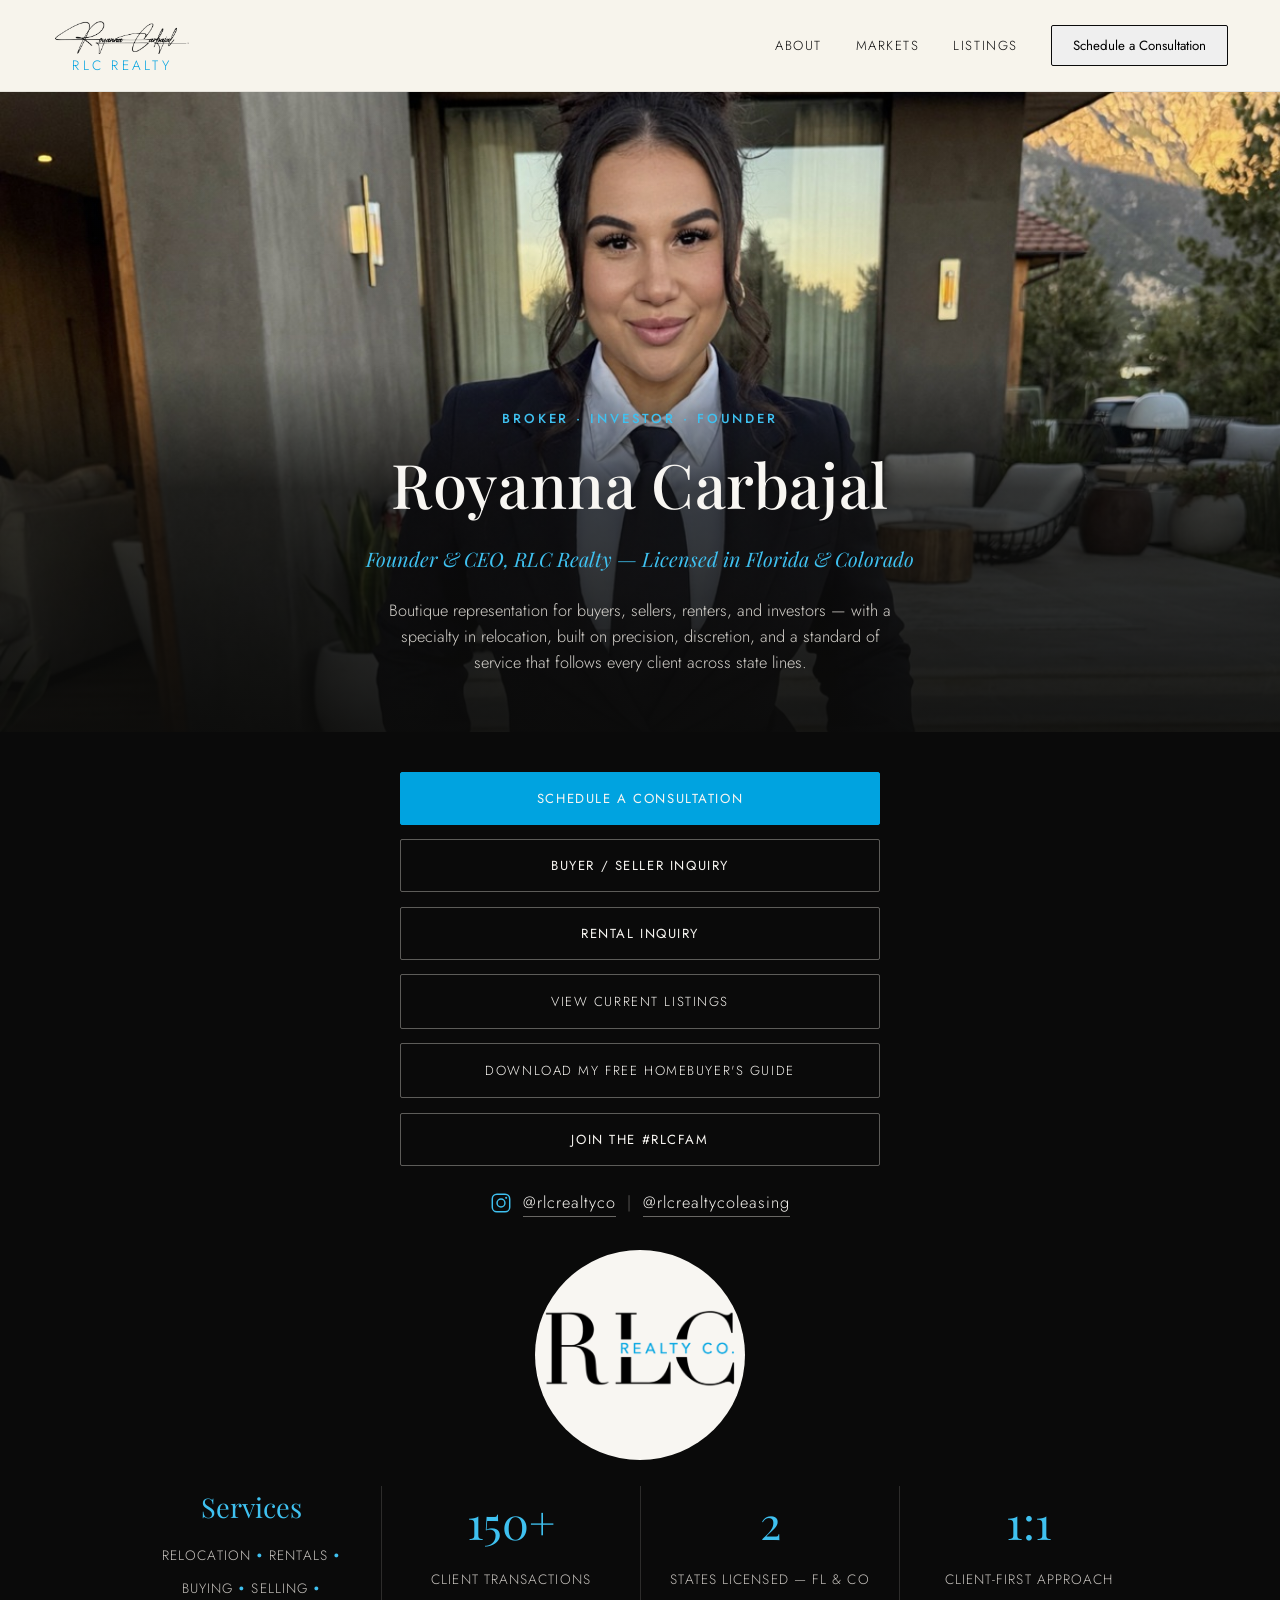
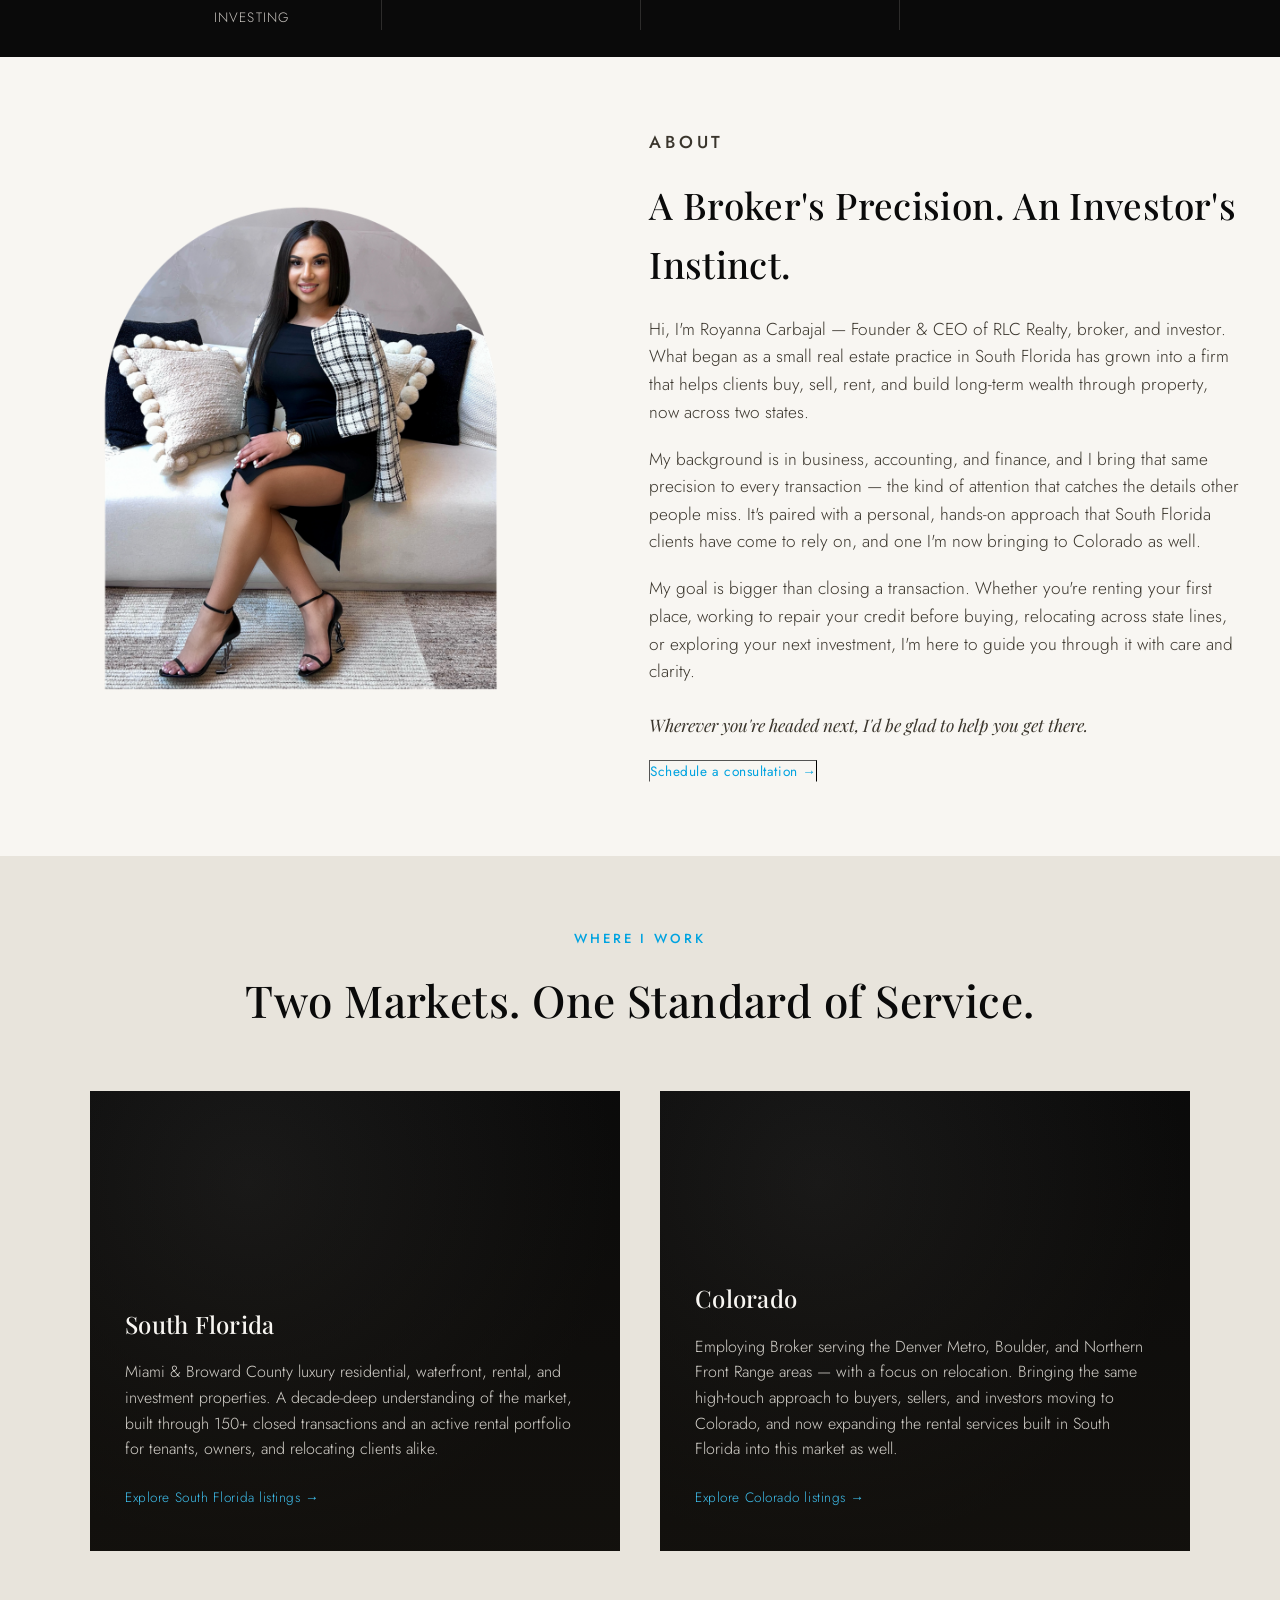
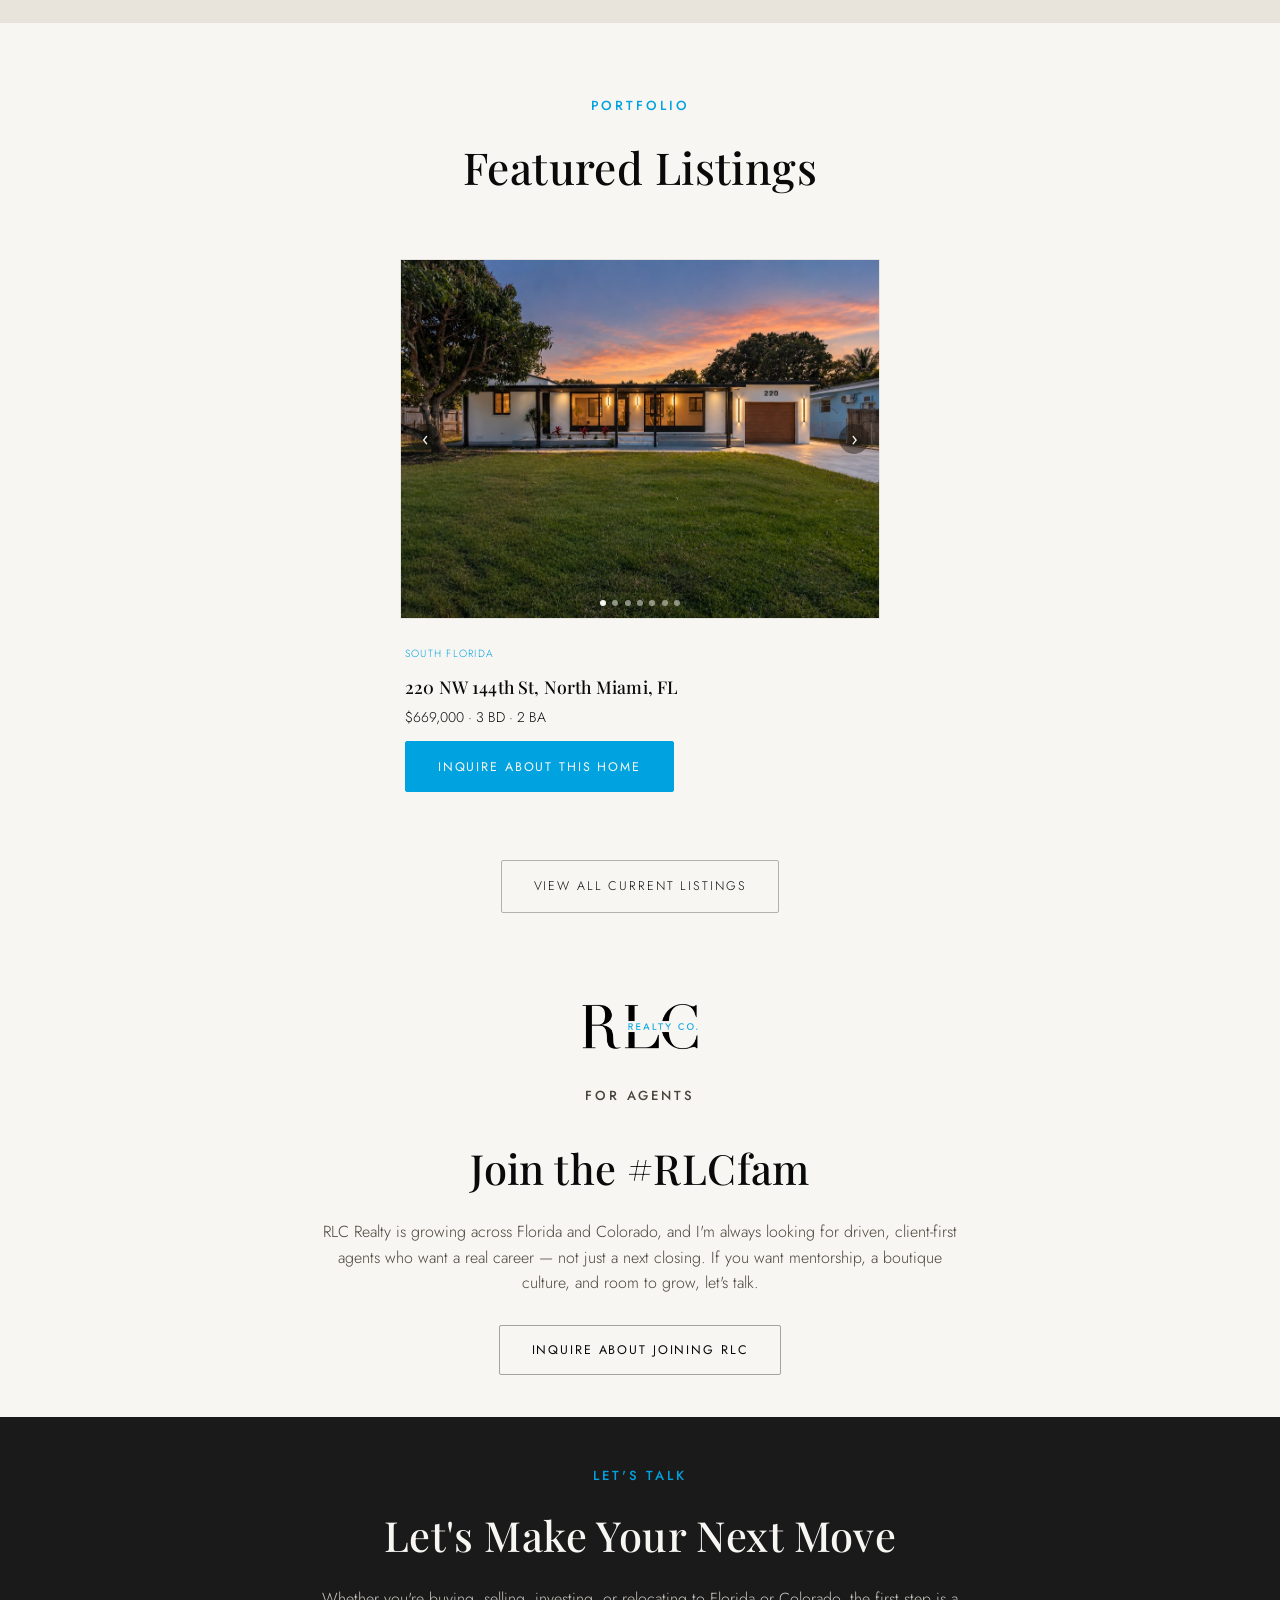
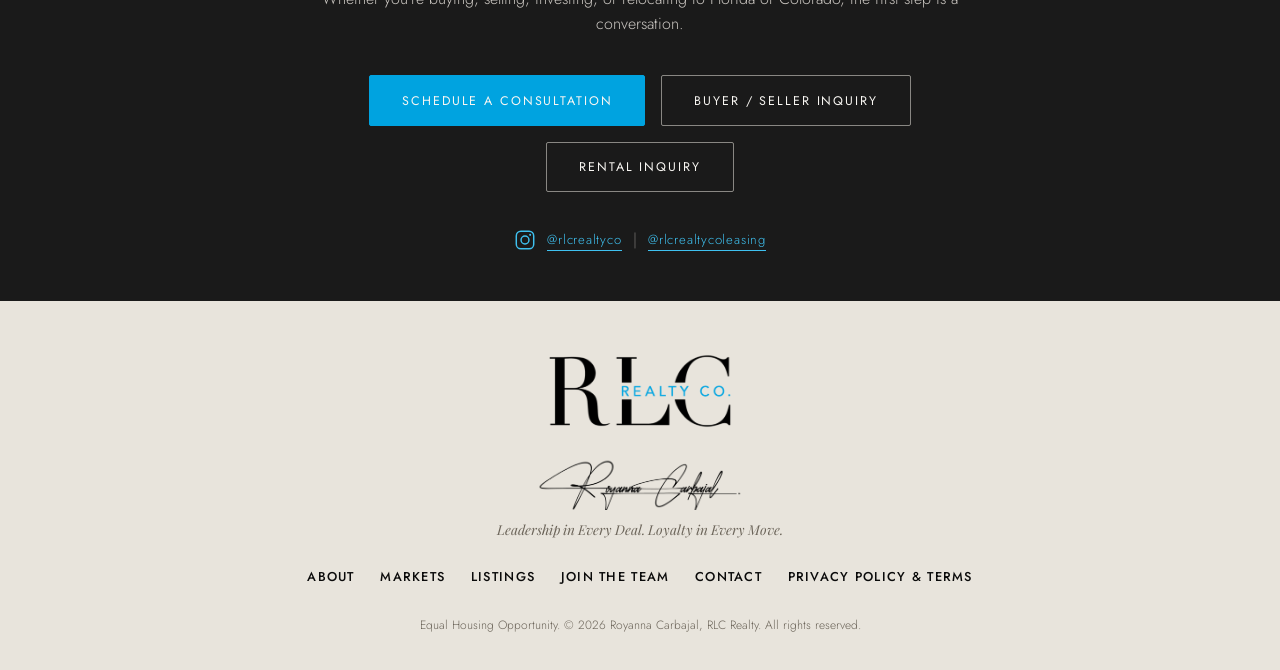
<file: index.html>
<!DOCTYPE html>
<html lang="en">
<head>
<meta charset="UTF-8" />
<meta name="viewport" content="width=device-width, initial-scale=1.0" />
<title>Royanna Carbajal | Real Estate Broker — FL &amp; CO</title>
<meta name="description" content="Royanna Carbajal, Real Estate Broker and founder of RLC Realty, serving luxury real estate clients across South Florida and Colorado." />
<meta property="og:title" content="Royanna Carbajal — Real Estate Broker, FL &amp; CO" />
<meta property="og:description" content="Boutique representation for buyers, sellers, renters, and investors across Florida and Colorado." />
<meta property="og:image" content="https://www.royannacarbajal.com/assets/hero-main.jpg" />
<meta property="og:url" content="https://www.royannacarbajal.com/" />
<meta property="og:type" content="website" />
<meta name="twitter:card" content="summary_large_image" />
<meta name="twitter:title" content="Royanna Carbajal — Real Estate Broker, FL &amp; CO" />
<meta name="twitter:description" content="Boutique representation for buyers, sellers, renters, and investors across Florida and Colorado." />
<meta name="twitter:image" content="https://www.royannacarbajal.com/assets/hero-main.jpg" />
<link rel="preconnect" href="https://fonts.googleapis.com">
<link rel="preconnect" href="https://fonts.gstatic.com" crossorigin>
<link href="https://fonts.googleapis.com/css2?family=Playfair+Display:ital,wght@0,400;0,500;0,600;1,400&family=Jost:wght@300;400;500;600&display=swap" rel="stylesheet">
<link rel="stylesheet" href="css/style.css" />
</head>
<body>

<header class="site-header" id="top">
  <div class="header-inner">
    <a class="logo" href="#top">
      <img src="assets/signature.png" alt="Royanna Carbajal" class="logo-signature" />
      <span class="logo-sub">RLC Realty</span>
    </a>
    <nav class="main-nav" id="main-nav">
      <a href="#about">About</a>
      <a href="#markets">Markets</a>
      <a href="#listings">Listings</a>
      <button type="button" class="nav-cta" data-open-modal="booking">Schedule a Consultation</button>
    </nav>
    <button class="nav-toggle" id="nav-toggle" aria-label="Toggle navigation">
      <span></span><span></span><span></span>
    </button>
  </div>
</header>

<section class="hero">
  <img src="assets/hero-main.jpg" alt="Royanna Carbajal" class="hero-bg" />
  <div class="hero-scrim"></div>
  <div class="hero-inner">
    <p class="eyebrow">Broker &middot; Investor &middot; Founder</p>
    <h1>Royanna Carbajal</h1>
    <p class="hero-sub">Founder &amp; CEO, RLC Realty — Licensed in Florida &amp; Colorado</p>
    <p class="hero-copy">Boutique representation for buyers, sellers, renters, and investors — with a specialty in relocation, built on precision, discretion, and a standard of service that follows every client across state lines.</p>
  </div>
</section>

<section class="cta-stack">
  <div class="cta-stack-inner">
    <button type="button" class="cta-link cta-link-gold" data-open-modal="booking">Schedule a Consultation</button>
    <button type="button" class="cta-link" data-open-modal="buyer-seller">Buyer / Seller Inquiry</button>
    <button type="button" class="cta-link" data-open-modal="rental">Rental Inquiry</button>
    <a href="#listings" class="cta-link">View Current Listings</a>
    <a href="#contact" class="cta-link">Download My Free Homebuyer's Guide</a>
    <button type="button" class="cta-link" data-open-modal="join-team">Join the #RLCfam</button>
    <div class="cta-social">
      <svg class="ig-icon" viewBox="0 0 24 24" fill="none" aria-hidden="true"><rect x="2.5" y="2.5" width="19" height="19" rx="5" stroke="currentColor" stroke-width="1.6"/><circle cx="12" cy="12" r="4.3" stroke="currentColor" stroke-width="1.6"/><circle cx="17.6" cy="6.4" r="1.1" fill="currentColor"/></svg>
      <a href="https://www.instagram.com/rlcrealtyco/" target="_blank" rel="noopener">@rlcrealtyco</a>
      <span class="cta-social-divider">|</span>
      <a href="https://www.instagram.com/rlcrealtycoleasing/" target="_blank" rel="noopener">@rlcrealtycoleasing</a>
    </div>
    <div class="cta-stack-logo-badge">
      <img src="assets/logo.png" alt="RLC Realty Co." class="cta-stack-logo" />
    </div>
  </div>
</section>

<section class="stats">
  <div class="stats-inner">
    <div class="stat stat-services">
      <span class="stat-num stat-num-small">Services</span>
      <span class="stat-label">Relocation <span class="dot-sep">&middot;</span> Rentals <span class="dot-sep">&middot;</span> Buying <span class="dot-sep">&middot;</span> Selling <span class="dot-sep">&middot;</span> Investing</span>
    </div>
    <div class="stat">
      <span class="stat-num">150+</span>
      <span class="stat-label">Client Transactions</span>
    </div>
    <div class="stat">
      <span class="stat-num">2</span>
      <span class="stat-label">States Licensed — FL &amp; CO</span>
    </div>
    <div class="stat">
      <span class="stat-num">1:1</span>
      <span class="stat-label">Client-First Approach</span>
    </div>
  </div>
</section>

<section class="about" id="about">
  <div class="about-inner">
    <div class="about-media">
      <img class="portrait" src="assets/royanna-about-2.png" alt="Royanna Carbajal" />
    </div>
    <div class="about-text">
      <p class="eyebrow">About</p>
      <h2>A Broker's Precision. An Investor's Instinct.</h2>
      <p>Hi, I'm Royanna Carbajal — Founder &amp; CEO of RLC Realty, broker, and investor. What began as a small real estate practice in South Florida has grown into a firm that helps clients buy, sell, rent, and build long-term wealth through property, now across two states.</p>
      <p>My background is in business, accounting, and finance, and I bring that same precision to every transaction — the kind of attention that catches the details other people miss. It's paired with a personal, hands-on approach that South Florida clients have come to rely on, and one I'm now bringing to Colorado as well.</p>
      <p>My goal is bigger than closing a transaction. Whether you're renting your first place, working to repair your credit before buying, relocating across state lines, or exploring your next investment, I'm here to guide you through it with care and clarity.</p>
      <p class="about-tagline">Wherever you're headed next, I'd be glad to help you get there.</p>
      <button type="button" class="text-link" data-open-modal="booking">Schedule a consultation &rarr;</button>
    </div>
  </div>
</section>

<section class="markets" id="markets">
  <div class="section-head">
    <p class="eyebrow">Where I Work</p>
    <h2>Two Markets. One Standard of Service.</h2>
  </div>
  <div class="markets-grid">
    <div class="market-card">
      <video class="market-video" autoplay muted loop playsinline>
        <source src="assets/miami.mp4" type="video/mp4">
      </video>
      <div class="market-overlay"></div>
      <div class="market-content">
        <h3>South Florida</h3>
        <p>Miami &amp; Broward County luxury residential, waterfront, rental, and investment properties. A decade-deep understanding of the market, built through 150+ closed transactions and an active rental portfolio for tenants, owners, and relocating clients alike.</p>
        <a href="#listings" class="text-link">Explore South Florida listings &rarr;</a>
      </div>
    </div>
    <div class="market-card">
      <video class="market-video market-video-colorado" autoplay muted loop playsinline>
        <source src="assets/colorado.mp4" type="video/mp4">
      </video>
      <div class="market-overlay"></div>
      <div class="market-content">
        <h3>Colorado</h3>
        <p>Employing Broker serving the Denver Metro, Boulder, and Northern Front Range areas — with a focus on relocation. Bringing the same high-touch approach to buyers, sellers, and investors moving to Colorado, and now expanding the rental services built in South Florida into this market as well.</p>
        <a href="#contact" class="text-link">Explore Colorado listings &rarr;</a>
      </div>
    </div>
  </div>
</section>

<section class="listings" id="listings">
  <div class="section-head">
    <p class="eyebrow">Portfolio</p>
    <h2>Featured Listings</h2>
  </div>
  <div class="listings-grid">
    <div class="listing-card">
      <div class="listing-image">
        <div class="listing-carousel" data-carousel>
          <div class="listing-slide"><img src="assets/listing-220/0-exterior.jpg" alt="220 NW 144th St front exterior at twilight" loading="lazy"></div>
          <div class="listing-slide"><img src="assets/listing-220/1-living-room.jpg" alt="220 NW 144th St living room" loading="lazy"></div>
          <div class="listing-slide"><img src="assets/listing-220/2-kitchen.jpg" alt="220 NW 144th St kitchen" loading="lazy"></div>
          <div class="listing-slide"><img src="assets/listing-220/3-bath-a.jpg" alt="220 NW 144th St bathroom" loading="lazy"></div>
          <div class="listing-slide"><img src="assets/listing-220/4-bath-b.jpg" alt="220 NW 144th St second bathroom" loading="lazy"></div>
          <div class="listing-slide"><img src="assets/listing-220/5-patio.jpg" alt="220 NW 144th St covered patio" loading="lazy"></div>
          <div class="listing-slide"><img src="assets/listing-220/6-backyard.jpg" alt="220 NW 144th St backyard and structure" loading="lazy"></div>
        </div>
        <button type="button" class="carousel-arrow carousel-prev" data-carousel-prev aria-label="Previous photo">&lsaquo;</button>
        <button type="button" class="carousel-arrow carousel-next" data-carousel-next aria-label="Next photo">&rsaquo;</button>
        <div class="carousel-dots" data-carousel-dots></div>
      </div>
      <div class="listing-body">
        <span class="listing-tag">South Florida</span>
        <h3>220 NW 144th St, North Miami, FL</h3>
        <p>$669,000 &middot; 3 BD &middot; 2 BA</p>
        <button type="button" class="btn btn-gold" data-open-modal="listing-220">Inquire About This Home</button>
      </div>
    </div>
  </div>
  <div class="listings-cta">
    <a href="#contact" class="btn btn-outline">View All Current Listings</a>
  </div>
</section>

<section class="join-team" id="join-team">
  <div class="join-team-inner">
    <img src="assets/logo.png" alt="RLC Realty Co." class="join-team-logo" />
    <p class="eyebrow">For Agents</p>
    <h2>Join the #RLCfam</h2>
    <p>RLC Realty is growing across Florida and Colorado, and I'm always looking for driven, client-first agents who want a real career — not just a next closing. If you want mentorship, a boutique culture, and room to grow, let's talk.</p>
    <button type="button" class="btn btn-outline-dark" data-open-modal="join-team">Inquire About Joining RLC</button>
  </div>
</section>

<section class="contact" id="contact">
  <div class="contact-inner">
    <p class="eyebrow">Let's Talk</p>
    <h2>Let's Make Your Next Move</h2>
    <p class="contact-copy">Whether you're buying, selling, investing, or relocating to Florida or Colorado, the first step is a conversation.</p>
    <div class="hero-actions">
      <button type="button" class="btn btn-gold" data-open-modal="booking">Schedule a Consultation</button>
      <button type="button" class="btn btn-outline-light" data-open-modal="buyer-seller">Buyer / Seller Inquiry</button>
      <button type="button" class="btn btn-outline-light" data-open-modal="rental">Rental Inquiry</button>
    </div>
    <div class="contact-social">
      <svg class="ig-icon" viewBox="0 0 24 24" fill="none" aria-hidden="true"><rect x="2.5" y="2.5" width="19" height="19" rx="5" stroke="currentColor" stroke-width="1.6"/><circle cx="12" cy="12" r="4.3" stroke="currentColor" stroke-width="1.6"/><circle cx="17.6" cy="6.4" r="1.1" fill="currentColor"/></svg>
      <a href="https://www.instagram.com/rlcrealtyco/" target="_blank" rel="noopener">@rlcrealtyco</a>
      <span class="cta-social-divider">|</span>
      <a href="https://www.instagram.com/rlcrealtycoleasing/" target="_blank" rel="noopener">@rlcrealtycoleasing</a>
    </div>
  </div>
</section>

<footer class="site-footer">
  <div class="footer-inner">
    <div class="footer-brand">
      <img src="assets/logo.png" alt="RLC Realty Co." class="footer-logo" />
      <img src="assets/signature.png" alt="Royanna Carbajal" class="footer-signature" />
      <span class="footer-tagline">Leadership in Every Deal. Loyalty in Every Move.</span>
    </div>
    <nav class="footer-nav">
      <a href="#about">About</a>
      <a href="#markets">Markets</a>
      <a href="#listings">Listings</a>
      <a href="#join-team">Join the Team</a>
      <a href="#contact">Contact</a>
      <a href="policy.html">Privacy Policy &amp; Terms</a>
    </nav>
    <p class="footer-legal">Equal Housing Opportunity. &copy; <span id="year"></span> Royanna Carbajal, RLC Realty. All rights reserved.</p>
  </div>
</footer>

<div class="modal-overlay" id="modal-buyer-seller" data-modal="buyer-seller">
  <div class="modal-box">
    <button type="button" class="modal-close" data-close-modal aria-label="Close">&times;</button>
    <p class="eyebrow">Buyer &amp; Seller Inquiry</p>
    <h2>Let's Talk About Your Move</h2>
    <form class="inquiry-form" data-form-target="buyer-seller">
      <div class="form-row">
        <div class="field">
          <label for="bs-first-name">First Name</label>
          <input type="text" id="bs-first-name" name="first_name" required>
        </div>
        <div class="field">
          <label for="bs-last-name">Last Name</label>
          <input type="text" id="bs-last-name" name="last_name" required>
        </div>
      </div>
      <div class="form-row">
        <div class="field">
          <label for="bs-email">Email</label>
          <input type="email" id="bs-email" name="email" required>
        </div>
        <div class="field">
          <label for="bs-phone">Phone</label>
          <input type="tel" id="bs-phone" name="phone" required>
        </div>
      </div>
      <div class="form-row">
        <div class="field">
          <label for="bs-interest">I'm Interested In</label>
          <select id="bs-interest" name="interested_in" required>
            <option value="" disabled selected>Select one</option>
            <option value="Buying">Buying</option>
            <option value="Selling">Selling</option>
            <option value="Both Buying and Selling">Both</option>
          </select>
        </div>
        <div class="field">
          <label for="bs-property-type">Property Type</label>
          <select id="bs-property-type" name="property_type">
            <option value="" disabled selected>Select one</option>
            <option value="Single Family">Single Family</option>
            <option value="Condo">Condo</option>
            <option value="Townhouse">Townhouse</option>
            <option value="Multi-Family">Multi-Family</option>
            <option value="Land">Land</option>
            <option value="Other">Other</option>
          </select>
        </div>
      </div>
      <div class="form-row">
        <div class="field">
          <label for="bs-area">Area(s) of Interest</label>
          <input type="text" id="bs-area" name="area_of_interest" placeholder="e.g. Miami, Boulder">
        </div>
        <div class="field">
          <label for="bs-budget">Budget / Price Range</label>
          <input type="text" id="bs-budget" name="budget_range" placeholder="e.g. $600k–$800k">
        </div>
      </div>
      <div class="field">
        <label for="bs-timeline">Timeline</label>
        <select id="bs-timeline" name="timeline">
          <option value="" disabled selected>Select one</option>
          <option value="Immediately">Immediately</option>
          <option value="1-3 Months">1–3 Months</option>
          <option value="3-6 Months">3–6 Months</option>
          <option value="6-12 Months">6–12 Months</option>
          <option value="Just Exploring">Just Exploring</option>
        </select>
      </div>
      <div class="field">
        <label for="bs-message">Message</label>
        <textarea id="bs-message" name="message" rows="3" placeholder="Anything else I should know?"></textarea>
      </div>
      <button type="submit" class="btn btn-gold form-submit">Submit Inquiry</button>
      <p class="form-status" role="status"></p>
    </form>
  </div>
</div>

<div class="modal-overlay" id="modal-listing-220" data-modal="listing-220">
  <div class="modal-box">
    <button type="button" class="modal-close" data-close-modal aria-label="Close">&times;</button>
    <p class="eyebrow">220 NW 144th St, North Miami, FL</p>
    <h2>Inquire About This Home</h2>
    <form class="inquiry-form" data-form-target="listing-220">
      <div class="form-row">
        <div class="field">
          <label for="l220-first-name">First Name</label>
          <input type="text" id="l220-first-name" name="first_name" required>
        </div>
        <div class="field">
          <label for="l220-last-name">Last Name</label>
          <input type="text" id="l220-last-name" name="last_name" required>
        </div>
      </div>
      <div class="form-row">
        <div class="field">
          <label for="l220-email">Email</label>
          <input type="email" id="l220-email" name="email" required>
        </div>
        <div class="field">
          <label for="l220-phone">Phone</label>
          <input type="tel" id="l220-phone" name="phone" required>
        </div>
      </div>
      <div class="field">
        <label for="l220-date">Preferred Date to See the Property</label>
        <input type="text" id="l220-date" name="timeline" placeholder="e.g. This weekend, or a specific date">
      </div>
      <div class="field">
        <label for="l220-message">Message</label>
        <textarea id="l220-message" name="message" rows="3" placeholder="Anything else I should know?"></textarea>
      </div>
      <input type="hidden" name="property_address" value="220 NW 144th St, North Miami, FL">
      <button type="submit" class="btn btn-gold form-submit">Submit Inquiry</button>
      <p class="form-status" role="status"></p>
    </form>
  </div>
</div>

<div class="modal-overlay" id="modal-rental" data-modal="rental">
  <div class="modal-box">
    <button type="button" class="modal-close" data-close-modal aria-label="Close">&times;</button>
    <p class="eyebrow">Rental Inquiry</p>
    <h2>Find Your Next Rental</h2>
    <form class="inquiry-form" data-form-target="rental">
      <div class="form-row">
        <div class="field">
          <label for="r-first-name">First Name</label>
          <input type="text" id="r-first-name" name="first_name" required>
        </div>
        <div class="field">
          <label for="r-last-name">Last Name</label>
          <input type="text" id="r-last-name" name="last_name" required>
        </div>
      </div>
      <div class="form-row">
        <div class="field">
          <label for="r-email">Email</label>
          <input type="email" id="r-email" name="email" required>
        </div>
        <div class="field">
          <label for="r-phone">Phone</label>
          <input type="tel" id="r-phone" name="phone" required>
        </div>
      </div>
      <div class="form-row">
        <div class="field">
          <label for="r-property-type">Property Type</label>
          <select id="r-property-type" name="property_type">
            <option value="" disabled selected>Select one</option>
            <option value="Apartment/Condo">Apartment / Condo</option>
            <option value="Single Family">Single Family</option>
            <option value="Townhouse">Townhouse</option>
            <option value="Any">Any</option>
          </select>
        </div>
        <div class="field">
          <label for="r-bedrooms">Bedrooms</label>
          <select id="r-bedrooms" name="bedrooms">
            <option value="" disabled selected>Select one</option>
            <option value="Studio">Studio</option>
            <option value="1">1</option>
            <option value="2">2</option>
            <option value="3">3</option>
            <option value="4+">4+</option>
          </select>
        </div>
      </div>
      <div class="form-row">
        <div class="field">
          <label for="r-area">Area(s) of Interest</label>
          <input type="text" id="r-area" name="area_of_interest" placeholder="e.g. Miami, Boulder">
        </div>
        <div class="field">
          <label for="r-budget">Max Monthly Budget</label>
          <input type="text" id="r-budget" name="budget_range" placeholder="e.g. $3,000">
        </div>
      </div>
      <div class="field">
        <label for="r-movein">Desired Move-In Date</label>
        <input type="text" id="r-movein" name="timeline" placeholder="e.g. Immediately, or 06/01/2026">
      </div>
      <div class="field">
        <label for="r-message">Message</label>
        <textarea id="r-message" name="message" rows="3" placeholder="Anything else I should know?"></textarea>
      </div>
      <button type="submit" class="btn btn-gold form-submit">Submit Inquiry</button>
      <p class="form-status" role="status"></p>
    </form>
  </div>
</div>

<div class="modal-overlay" id="modal-join-team" data-modal="join-team">
  <div class="modal-box">
    <button type="button" class="modal-close" data-close-modal aria-label="Close">&times;</button>
    <p class="eyebrow">Join the #RLCfam</p>
    <h2>Let's Talk About Your Career</h2>
    <form class="inquiry-form" data-form-target="join-team">
      <div class="form-row">
        <div class="field">
          <label for="jt-first-name">First Name</label>
          <input type="text" id="jt-first-name" name="first_name" required>
        </div>
        <div class="field">
          <label for="jt-last-name">Last Name</label>
          <input type="text" id="jt-last-name" name="last_name" required>
        </div>
      </div>
      <div class="form-row">
        <div class="field">
          <label for="jt-email">Email</label>
          <input type="email" id="jt-email" name="email" required>
        </div>
        <div class="field">
          <label for="jt-phone">Phone</label>
          <input type="tel" id="jt-phone" name="phone" required>
        </div>
      </div>
      <div class="field">
        <label for="jt-status">Current License Status</label>
        <select id="jt-status" name="license_status">
          <option value="" disabled selected>Select one</option>
          <option value="Licensed Agent">Licensed Agent</option>
          <option value="License In Progress">License In Progress</option>
          <option value="Considering a Career in Real Estate">Considering a Career in Real Estate</option>
        </select>
      </div>
      <div class="field">
        <label for="jt-area">Market</label>
        <input type="text" id="jt-area" name="area_of_interest" placeholder="e.g. South Florida, Colorado">
      </div>
      <div class="field">
        <label for="jt-message">What interests you about RLC Realty?</label>
        <textarea id="jt-message" name="message" rows="3"></textarea>
      </div>
      <button type="submit" class="btn btn-gold form-submit">Submit</button>
      <p class="form-status" role="status"></p>
    </form>
  </div>
</div>

<div class="modal-overlay" id="modal-booking" data-modal="booking">
  <div class="modal-box modal-box-wide">
    <button type="button" class="modal-close" data-close-modal aria-label="Close">&times;</button>
    <p class="eyebrow">Schedule a Consultation</p>
    <h2>Book a Time With Me</h2>
    <div class="booking-frame-wrap">
      <iframe class="booking-frame" data-booking-src title="Schedule a consultation" loading="lazy"></iframe>
    </div>
  </div>
</div>

<script src="js/main.js"></script>
</body>
</html>
</file>
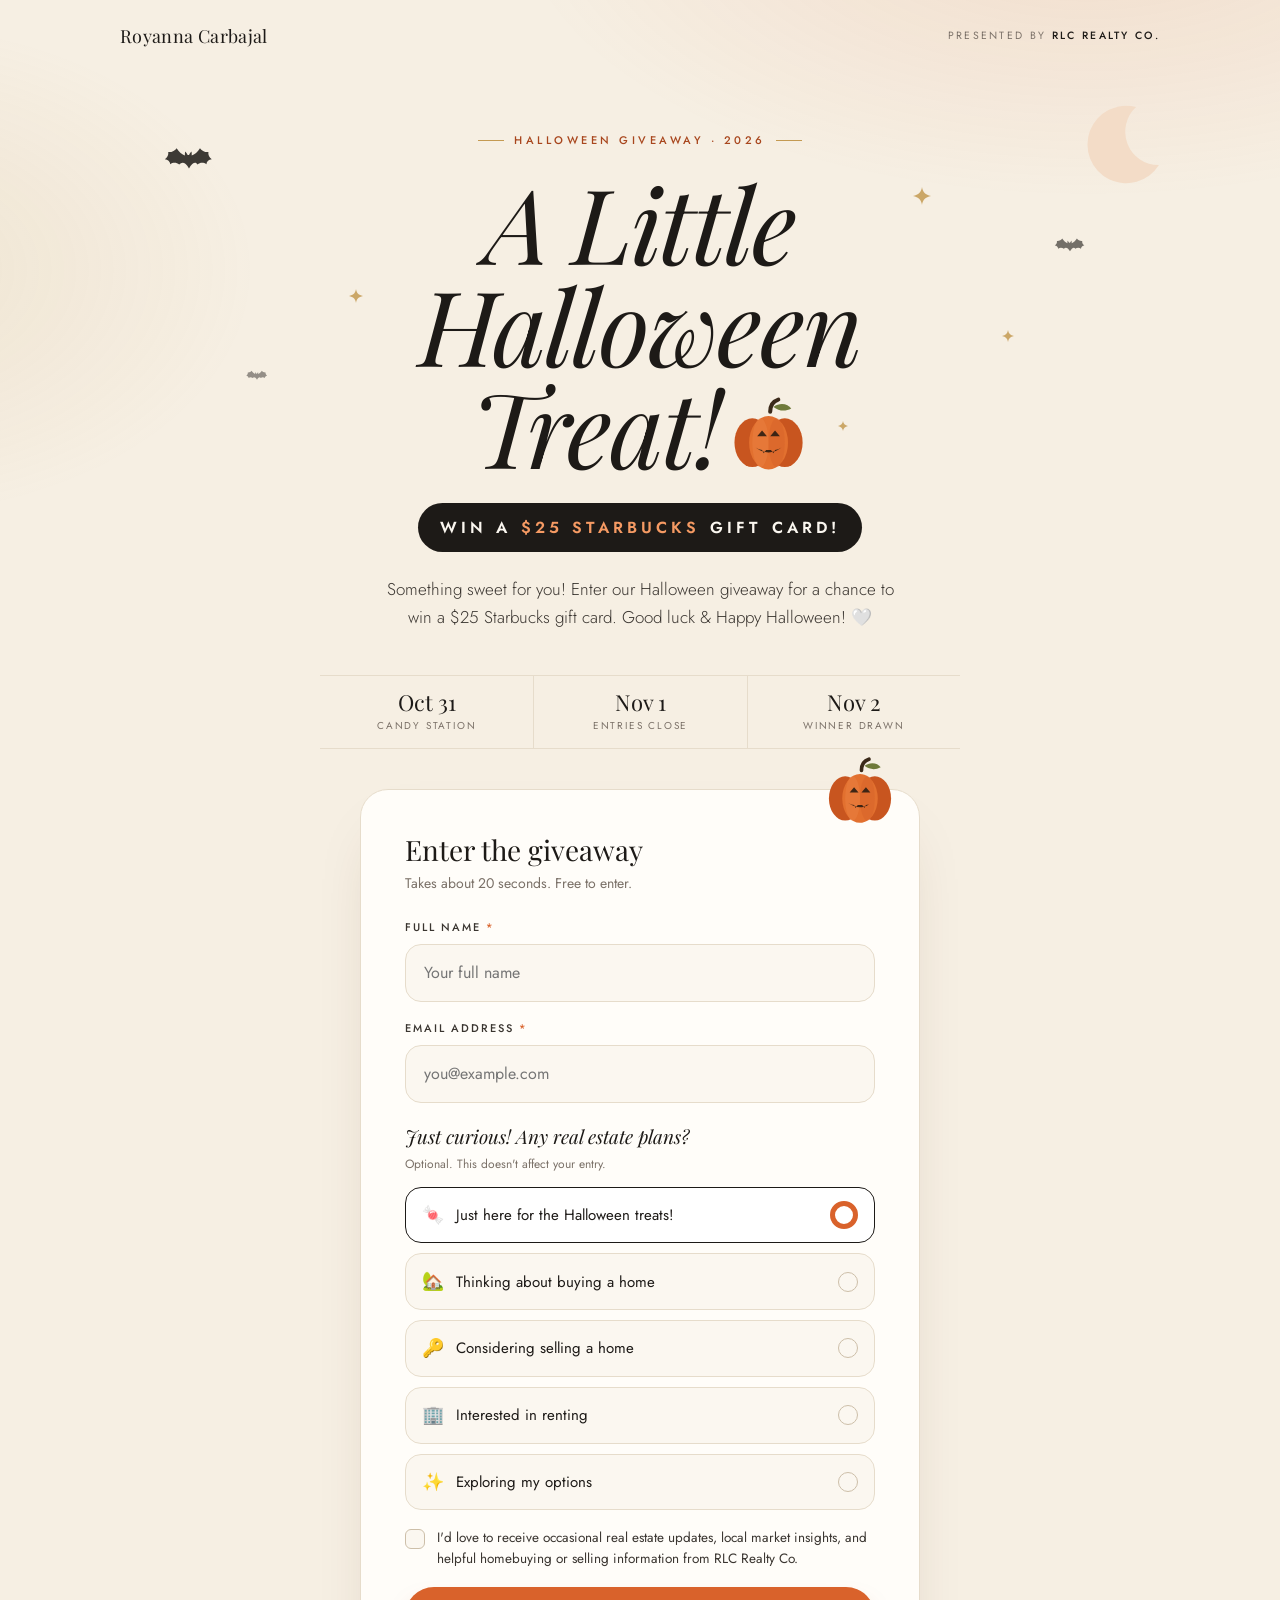
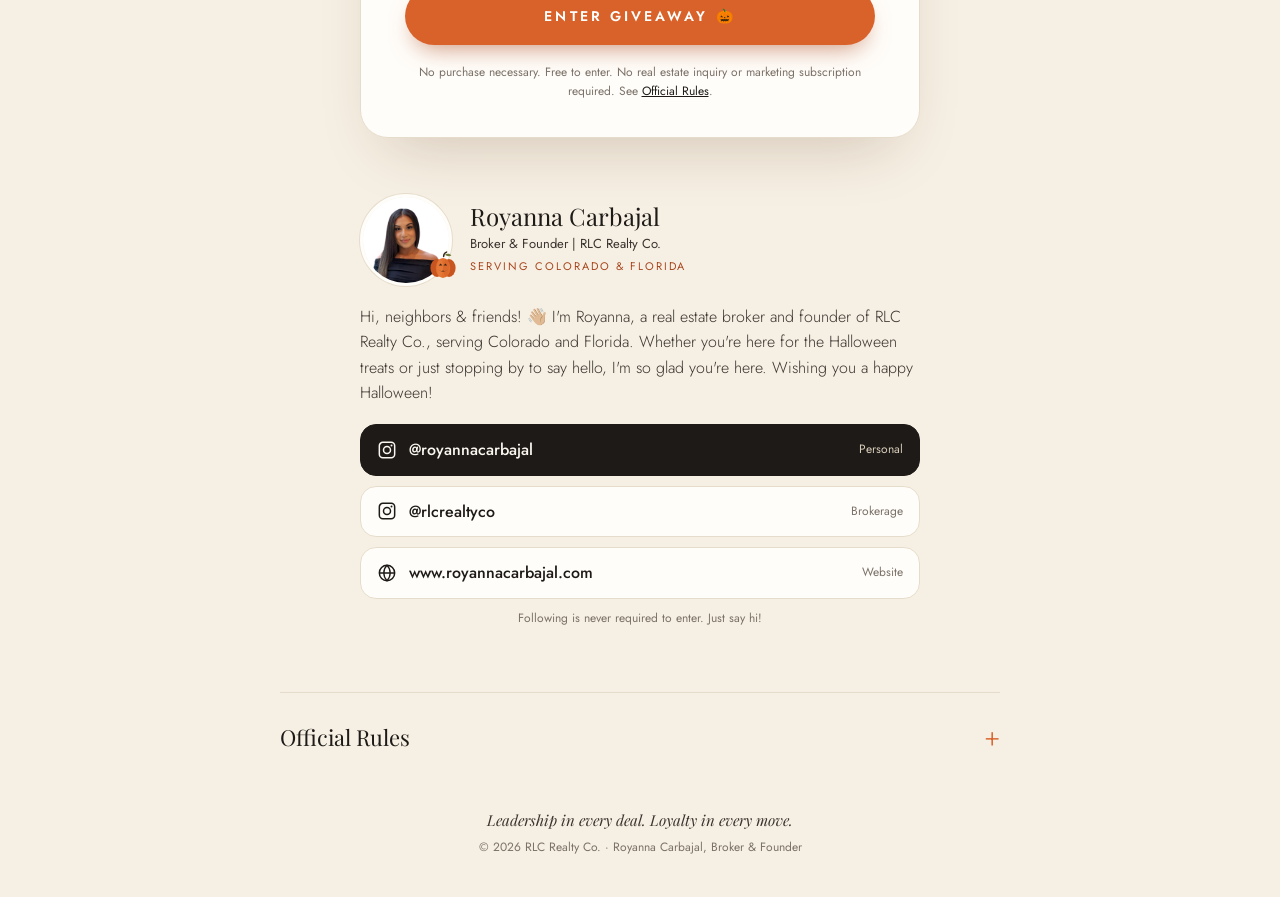
<file: halloween/index.html>
<!DOCTYPE html>
<html lang="en">
<head>
<meta charset="UTF-8" />
<meta name="viewport" content="width=device-width, initial-scale=1.0, viewport-fit=cover" />
<title>A Little Halloween Treat! 🎃 | Royanna Carbajal</title>
<meta name="description" content="Enter for a chance to win a $25 Starbucks gift card. A Halloween giveaway from Royanna Carbajal, presented by RLC Realty Co." />
<meta name="theme-color" content="#f6efe3" />
<meta property="og:title" content="A Little Halloween Treat! 🎃 Win a $25 Starbucks gift card" />
<meta property="og:description" content="Something sweet for you! Free to enter. Presented by RLC Realty Co." />
<meta property="og:image" content="https://www.royannacarbajal.com/halloween/royanna.jpg" />
<meta property="og:url" content="https://www.royannacarbajal.com/halloween" />
<meta property="og:type" content="website" />
<link rel="icon" href="data:image/svg+xml,<svg xmlns='http://www.w3.org/2000/svg' viewBox='0 0 100 100'><text y='.9em' font-size='90'>🎃</text></svg>" />
<link rel="preconnect" href="https://fonts.googleapis.com">
<link rel="preconnect" href="https://fonts.gstatic.com" crossorigin>
<link href="https://fonts.googleapis.com/css2?family=Playfair+Display:ital,wght@0,400;0,500;0,600;1,400;1,500&family=Jost:wght@300;400;500;600&display=swap" rel="stylesheet">
<style>
  :root {
    --cream: #f6efe3;
    --ivory: #fbf7f0;
    --paper: #fffdf9;
    --ink: #1d1a17;
    --charcoal: #3a3530;
    --muted: #7b7168;
    --line: #e6dccb;
    --pumpkin: #d9622b;
    --burnt: #a8461d;
    --gold: #c49a52;
    --blush: #f3dcc7;
  }
  * { box-sizing: border-box; margin: 0; padding: 0; }
  html { scroll-behavior: smooth; -webkit-text-size-adjust: 100%; }
  body {
    font-family: 'Jost', system-ui, sans-serif;
    font-weight: 400;
    color: var(--ink);
    background: var(--cream);
    line-height: 1.6;
    overflow-x: hidden;
  }
  /* soft paper grain + warm glow */
  body::before {
    content: ""; position: fixed; inset: 0; pointer-events: none; z-index: 0;
    background:
      radial-gradient(60rem 30rem at 85% -10%, rgba(217,98,43,.13), transparent 60%),
      radial-gradient(40rem 26rem at -10% 30%, rgba(196,154,82,.12), transparent 60%);
  }
  a { color: inherit; }
  .wrap { position: relative; z-index: 1; max-width: 1080px; margin: 0 auto; padding: 0 20px; }

  /* ---------- Top bar ---------- */
  .topbar { display: flex; justify-content: space-between; align-items: center; padding: 22px 0 0; gap: 12px; }
  .wordmark { font-family: 'Playfair Display', serif; font-size: 18px; letter-spacing: .02em; text-decoration: none; }
  .presented { font-size: 10.5px; letter-spacing: .22em; text-transform: uppercase; color: var(--muted); text-align: right; }
  .presented b { color: var(--ink); font-weight: 500; }

  /* ---------- Hero ---------- */
  .hero { position: relative; text-align: center; padding: 56px 0 36px; }
  .eyebrow {
    display: inline-flex; align-items: center; gap: 10px;
    font-size: 11px; letter-spacing: .32em; text-transform: uppercase; color: var(--burnt); font-weight: 500;
  }
  .eyebrow::before, .eyebrow::after { content: ""; width: 26px; height: 1px; background: var(--gold); }
  h1 {
    font-family: 'Playfair Display', serif; font-weight: 400; font-style: italic;
    font-size: clamp(44px, 11vw, 104px); line-height: .98; letter-spacing: -.02em;
    margin: 22px auto 0; max-width: 11ch;
  }
  h1 .pump { display: inline-block; width: .78em; height: .78em; vertical-align: -.06em; margin-left: .08em; }
  h1 .pump svg { width: 100%; height: 100%; animation: wobble 4.5s ease-in-out infinite; transform-origin: 50% 90%; }
  .prize {
    margin: 26px auto 0; display: inline-block;
    font-size: clamp(13px, 3.6vw, 16px); font-weight: 600; letter-spacing: .26em; text-transform: uppercase;
    padding: 12px 22px; border-radius: 999px; background: var(--ink); color: var(--ivory);
  }
  .prize em { font-style: normal; color: #f59a63; }
  .lede {
    max-width: 520px; margin: 24px auto 0; font-size: 17px; color: var(--charcoal); font-weight: 300;
  }

  /* floating decorations */
  .deco { position: absolute; pointer-events: none; color: var(--ink); opacity: .85; }
  .deco svg { display: block; width: 100%; height: 100%; }
  .bat1 { width: 54px; top: 34px; left: 4%; animation: flutter 7s ease-in-out infinite; }
  .bat2 { width: 34px; top: 120px; right: 7%; animation: flutter 9s ease-in-out -2s infinite; opacity: .6; }
  .bat3 { width: 24px; top: 250px; left: 12%; animation: flutter 8s ease-in-out -4s infinite; opacity: .45; }
  .star { color: var(--gold); animation: twinkle 3.2s ease-in-out infinite; }
  .s1 { width: 18px; top: 70px; right: 22%; }
  .s2 { width: 12px; top: 210px; right: 14%; animation-delay: -1s; }
  .s3 { width: 14px; top: 170px; left: 22%; animation-delay: -2s; }
  .s4 { width: 10px; top: 300px; right: 30%; animation-delay: -.5s; }
  .moon { width: 88px; top: 18px; right: -6px; color: var(--blush); opacity: 1; }

  @keyframes flutter { 0%,100% { transform: translate(0,0) rotate(-4deg); } 50% { transform: translate(14px,-12px) rotate(5deg); } }
  @keyframes twinkle { 0%,100% { transform: scale(1); opacity: .9; } 50% { transform: scale(.55); opacity: .35; } }
  @keyframes wobble { 0%,100% { transform: rotate(-4deg); } 50% { transform: rotate(4deg); } }

  /* ---------- Dates ribbon ---------- */
  .dates {
    display: grid; grid-template-columns: repeat(3, 1fr); max-width: 640px; margin: 8px auto 0;
    border-top: 1px solid var(--line); border-bottom: 1px solid var(--line);
  }
  .dates > div { padding: 14px 8px; text-align: center; }
  .dates > div + div { border-left: 1px solid var(--line); }
  .dates .d { font-family: 'Playfair Display', serif; font-size: 22px; line-height: 1.1; }
  .dates .l { font-size: 10px; letter-spacing: .18em; text-transform: uppercase; color: var(--muted); margin-top: 4px; }

  /* ---------- Card / form ---------- */
  .card {
    position: relative; max-width: 560px; margin: 40px auto 0;
    background: var(--paper); border: 1px solid var(--line); border-radius: 28px;
    padding: 36px 28px 30px; box-shadow: 0 30px 60px -30px rgba(80,45,15,.25);
  }
  .card .corner { position: absolute; width: 74px; top: -36px; right: 22px; }
  .card h2 { font-family: 'Playfair Display', serif; font-weight: 400; font-size: 28px; line-height: 1.15; }
  .card .sub { color: var(--muted); font-size: 14px; margin-top: 6px; }
  form { margin-top: 24px; display: grid; gap: 18px; }
  label.f { display: block; font-size: 11px; letter-spacing: .18em; text-transform: uppercase; font-weight: 500; margin-bottom: 8px; color: var(--charcoal); }
  label.f span { color: var(--pumpkin); }
  input[type=text], input[type=email] {
    width: 100%; font: inherit; font-size: 16px; color: var(--ink);
    padding: 15px 18px; border-radius: 16px; border: 1px solid var(--line); background: var(--ivory);
    transition: border-color .2s, box-shadow .2s, background .2s;
  }
  input[type=text]:focus, input[type=email]:focus { outline: none; border-color: var(--pumpkin); background: #fff; box-shadow: 0 0 0 4px rgba(217,98,43,.14); }
  input.bad { border-color: #c0392b; }
  .err { color: #b03a22; font-size: 13px; margin-top: 6px; display: none; }
  .err.show { display: block; }

  fieldset { border: 0; }
  legend { font-family: 'Playfair Display', serif; font-style: italic; font-size: 19px; margin-bottom: 4px; }
  .opt-note { font-size: 12px; color: var(--muted); margin-bottom: 12px; }
  .chips { display: grid; gap: 10px; }
  .chip { position: relative; }
  .chip input { position: absolute; opacity: 0; inset: 0; }
  .chip label {
    display: flex; align-items: center; gap: 12px; cursor: pointer;
    padding: 13px 16px; border-radius: 16px; border: 1px solid var(--line); background: var(--ivory);
    font-size: 15px; transition: all .2s;
  }
  .chip label .em { font-size: 18px; width: 22px; text-align: center; }
  .chip label::after {
    content: ""; margin-left: auto; width: 18px; height: 18px; border-radius: 50%;
    border: 1.5px solid #cdbfa9; transition: all .2s; flex: none;
  }
  .chip input:checked + label { border-color: var(--ink); background: #fff; }
  .chip input:checked + label::after { border: 5.5px solid var(--pumpkin); }
  .chip input:focus-visible + label { box-shadow: 0 0 0 4px rgba(217,98,43,.18); }

  .consent { display: flex; gap: 12px; align-items: flex-start; font-size: 13.5px; color: var(--charcoal); line-height: 1.5; cursor: pointer; }
  .consent input { appearance: none; flex: none; width: 20px; height: 20px; margin-top: 1px; border: 1.5px solid #cdbfa9; border-radius: 6px; background: var(--ivory); cursor: pointer; display: grid; place-items: center; }
  .consent input:checked { background: var(--ink); border-color: var(--ink); }
  .consent input:checked::after { content: ""; width: 5px; height: 10px; border: solid #fff; border-width: 0 2px 2px 0; transform: rotate(45deg) translate(-1px,-1px); }
  .consent input:focus-visible { box-shadow: 0 0 0 4px rgba(217,98,43,.18); }

  .hp { position: absolute; left: -9999px; width: 1px; height: 1px; overflow: hidden; }

  button.cta {
    width: 100%; font: inherit; font-size: 14px; font-weight: 600; letter-spacing: .22em; text-transform: uppercase;
    color: #fff; background: var(--pumpkin); border: 0; border-radius: 999px; padding: 18px 20px; cursor: pointer;
    box-shadow: 0 12px 24px -10px rgba(168,70,29,.6); transition: transform .15s, background .2s, box-shadow .2s;
  }
  button.cta:hover { background: var(--burnt); transform: translateY(-1px); }
  button.cta:active { transform: translateY(1px); }
  button.cta[disabled] { opacity: .65; cursor: wait; }
  .fine { font-size: 12px; color: var(--muted); text-align: center; line-height: 1.55; }
  .fine a { color: var(--ink); }
  .form-msg { text-align: center; font-size: 14px; padding: 12px 14px; border-radius: 14px; background: var(--blush); display: none; }
  .form-msg.show { display: block; }

  /* ---------- Thank you ---------- */
  #thanks { display: none; text-align: center; }
  #thanks.show { display: block; animation: rise .6s ease both; }
  #thanks h2 { font-size: clamp(34px, 9vw, 48px); font-style: italic; }
  #thanks .msg { margin: 14px auto 0; max-width: 420px; color: var(--charcoal); }
  .announce {
    margin: 26px auto 0; padding: 18px; border-radius: 20px; background: var(--ink); color: var(--ivory);
  }
  .announce .big { font-family: 'Playfair Display', serif; font-size: 24px; }
  .announce .small { font-size: 13px; opacity: .8; margin-top: 4px; }
  @keyframes rise { from { opacity: 0; transform: translateY(14px); } to { opacity: 1; transform: none; } }

  /* candy confetti */
  .confetti { position: fixed; inset: 0; pointer-events: none; z-index: 50; overflow: hidden; }
  .confetti i { position: absolute; top: -30px; font-style: normal; animation: fall linear forwards; }
  @keyframes fall { to { transform: translateY(110vh) rotate(540deg); } }

  /* ---------- Intro ---------- */
  .intro { max-width: 560px; margin: 56px auto 0; }
  .intro-head { display: flex; align-items: center; gap: 18px; }
  .avatar { position: relative; flex: none; width: 92px; height: 92px; }
  .avatar img { width: 100%; height: 100%; object-fit: cover; border-radius: 50%; border: 3px solid var(--paper); box-shadow: 0 0 0 1px var(--line); background: var(--blush); }
  .avatar .mini { position: absolute; right: -6px; bottom: -2px; width: 30px; }
  .intro .name { font-family: 'Playfair Display', serif; font-size: 24px; line-height: 1.15; }
  .intro .role { font-size: 13px; color: var(--charcoal); margin-top: 3px; }
  .intro .where { font-size: 11px; letter-spacing: .18em; text-transform: uppercase; color: var(--burnt); margin-top: 4px; }
  .intro p.hello { margin-top: 18px; color: var(--charcoal); font-weight: 300; font-size: 16px; }
  .socials { display: grid; gap: 10px; margin-top: 18px; }
  .ig {
    display: flex; align-items: center; gap: 12px; text-decoration: none;
    padding: 12px 16px; border-radius: 16px; border: 1px solid var(--line); background: var(--paper); transition: all .2s;
  }
  .ig:hover { border-color: var(--ink); transform: translateY(-1px); }
  .ig svg { width: 20px; height: 20px; flex: none; }
  .ig .h { font-weight: 500; }
  .ig .t { font-size: 12px; color: var(--muted); margin-left: auto; }
  .ig.primary { background: var(--ink); color: var(--ivory); border-color: var(--ink); }
  .ig.primary .t { color: #d9cdbb; }
  .follow-note { font-size: 12px; color: var(--muted); margin-top: 10px; text-align: center; }

  /* ---------- Rules ---------- */
  .rules { max-width: 720px; margin: 64px auto 0; border-top: 1px solid var(--line); padding-top: 22px; }
  .rules summary {
    cursor: pointer; list-style: none; display: flex; justify-content: space-between; align-items: center;
    font-family: 'Playfair Display', serif; font-size: 22px;
  }
  .rules summary::-webkit-details-marker { display: none; }
  .rules summary::after { content: "+"; font-family: 'Jost', sans-serif; font-weight: 300; font-size: 28px; color: var(--pumpkin); }
  .rules[open] summary::after { content: "–"; }
  .rules .body { font-size: 14px; color: var(--charcoal); margin-top: 14px; }
  .rules .body h3 { font-size: 11px; letter-spacing: .18em; text-transform: uppercase; font-weight: 600; margin: 18px 0 4px; color: var(--ink); }
  .rules .body p { margin-bottom: 6px; }

  footer { text-align: center; padding: 48px 0 40px; font-size: 12px; color: var(--muted); }
  footer .tag { font-family: 'Playfair Display', serif; font-style: italic; font-size: 15px; color: var(--charcoal); margin-bottom: 6px; }

  @media (max-width: 480px) {
    .wordmark { font-size: 16px; }
    .eyebrow { letter-spacing: .22em; font-size: 10.5px; }
    .eyebrow::before, .eyebrow::after { width: 14px; }
    .prize { letter-spacing: .12em; font-size: 12.5px; padding: 12px 18px; }
    .moon { width: 64px; top: 70px; }
  }
  @media (min-width: 720px) {
    .card { padding: 44px 44px 36px; }
    .hero { padding-top: 72px; }
  }
  @media (prefers-reduced-motion: reduce) {
    *, *::before, *::after { animation: none !important; transition: none !important; }
  }
</style>
</head>
<body>

<!-- reusable SVG shapes -->
<svg width="0" height="0" style="position:absolute" aria-hidden="true">
  <defs>
    <symbol id="bat" viewBox="0 0 64 32"><path fill="currentColor" d="M32 10c1.6-3 3-4 3-4s.4 3 .2 4.6c3.2-1 7.4-4.4 9.8-8.6 1.8 3 6 5 10 4.6-.6 3.4 1 6.4 4 8.4-3.6.4-6 2.6-6.4 6-3-2.2-7.2-2.4-10.6.2C40 18 36.4 18.6 32 26c-4.4-7.4-8-8-11.6-4.8-3.4-2.6-7.6-2.4-10.6-.2-.4-3.4-2.8-5.6-6.4-6 3-2 4.6-5 4-8.4 4 .4 8.2-1.6 10-4.6 2.4 4.2 6.6 7.6 9.8 8.6-.2-1.6.2-4.6.2-4.6s1.4 1 3 4z"/></symbol>
    <symbol id="star" viewBox="0 0 24 24"><path fill="currentColor" d="M12 0c.8 6.6 4.6 10.6 12 12-7.4 1.4-11.2 5.4-12 12-.8-6.6-4.6-10.6-12-12C7.4 10.6 11.2 6.6 12 0z"/></symbol>
    <symbol id="pumpkin" viewBox="0 0 100 100">
      <path d="M52 22c0-8 4-13 10-15" fill="none" stroke="#3b2a1a" stroke-width="5" stroke-linecap="round"/>
      <path d="M56 16c8-6 18-4 22 2-8 4-15 3-22-2z" fill="#6f7a3a"/>
      <ellipse cx="30" cy="60" rx="22" ry="30" fill="#c8551f"/>
      <ellipse cx="70" cy="60" rx="22" ry="30" fill="#c8551f"/>
      <ellipse cx="50" cy="60" rx="24" ry="33" fill="#e2702f"/>
      <ellipse cx="40" cy="60" rx="10" ry="30" fill="#ea8040" opacity=".55"/>
      <ellipse cx="60" cy="60" rx="10" ry="30" fill="#d5622a" opacity=".45"/>
      <path d="M36 52l6-7 6 7zM52 52l6-7 6 7z" fill="#2b1d12" opacity=".9"/>
      <path d="M34 66q16 12 32 0-4 3-8 3l-2 4-3-4h-6l-3 4-2-4q-4 0-8-3z" fill="#2b1d12" opacity=".9"/>
    </symbol>
    <symbol id="moon" viewBox="0 0 100 100"><path fill="currentColor" d="M66 8a44 44 0 1 0 26 66A38 38 0 0 1 66 8z"/></symbol>
    <symbol id="igicon" viewBox="0 0 24 24"><path fill="none" stroke="currentColor" stroke-width="1.8" d="M7 2.8h10A4.2 4.2 0 0 1 21.2 7v10a4.2 4.2 0 0 1-4.2 4.2H7A4.2 4.2 0 0 1 2.8 17V7A4.2 4.2 0 0 1 7 2.8z"/><circle cx="12" cy="12" r="4.2" fill="none" stroke="currentColor" stroke-width="1.8"/><circle cx="17.4" cy="6.6" r="1.2" fill="currentColor"/></symbol>
  </defs>
</svg>

<div class="wrap">
  <header class="topbar">
    <a class="wordmark" href="/">Royanna Carbajal</a>
    <div class="presented">Presented by <b>RLC&nbsp;Realty&nbsp;Co.</b></div>
  </header>

  <section class="hero" id="top">
    <span class="deco moon" aria-hidden="true"><svg><use href="#moon"/></svg></span>
    <span class="deco bat1" aria-hidden="true"><svg><use href="#bat"/></svg></span>
    <span class="deco bat2" aria-hidden="true"><svg><use href="#bat"/></svg></span>
    <span class="deco bat3" aria-hidden="true"><svg><use href="#bat"/></svg></span>
    <span class="deco star s1" aria-hidden="true"><svg><use href="#star"/></svg></span>
    <span class="deco star s2" aria-hidden="true"><svg><use href="#star"/></svg></span>
    <span class="deco star s3" aria-hidden="true"><svg><use href="#star"/></svg></span>
    <span class="deco star s4" aria-hidden="true"><svg><use href="#star"/></svg></span>

    <div class="eyebrow">Halloween Giveaway · 2026</div>
    <h1>A Little Halloween Treat!<span class="pump" role="img" aria-label="pumpkin"><svg><use href="#pumpkin"/></svg></span></h1>
    <div class="prize">Win a <em>$25 Starbucks</em> gift card!</div>
    <p class="lede">Something sweet for you! Enter our Halloween giveaway for a chance to win a $25 Starbucks gift card. Good luck &amp; Happy Halloween! 🤍</p>
  </section>

  <div class="dates" aria-label="Giveaway dates">
    <div><div class="d">Oct 31</div><div class="l">Candy station</div></div>
    <div><div class="d">Nov 1</div><div class="l">Entries close</div></div>
    <div><div class="d">Nov 2</div><div class="l">Winner drawn</div></div>
  </div>

  <main class="card" id="entry">
    <span class="corner" aria-hidden="true"><svg viewBox="0 0 100 100"><use href="#pumpkin"/></svg></span>

    <div id="entry-form">
      <h2>Enter the giveaway</h2>
      <p class="sub">Takes about 20 seconds. Free to enter.</p>

      <form id="form" novalidate>
        <input type="hidden" name="source" id="source" value="direct" />
        <div class="hp" aria-hidden="true"><label>Leave this empty <input type="text" name="website" id="website" tabindex="-1" autocomplete="off" /></label></div>

        <div>
          <label class="f" for="name">Full name <span>*</span></label>
          <input type="text" id="name" name="name" placeholder="Your full name" autocomplete="name" maxlength="120" required />
          <div class="err" id="name-err">Please enter your name.</div>
        </div>

        <div>
          <label class="f" for="email">Email address <span>*</span></label>
          <input type="email" id="email" name="email" placeholder="you@example.com" autocomplete="email" inputmode="email" maxlength="254" required />
          <div class="err" id="email-err">Please enter a valid email address.</div>
        </div>

        <fieldset>
          <legend>Just curious! Any real estate plans?</legend>
          <p class="opt-note">Optional. This doesn't affect your entry.</p>
          <div class="chips">
            <div class="chip"><input type="radio" name="interest" id="i1" value="halloween" checked><label for="i1"><span class="em">🍬</span>Just here for the Halloween treats!</label></div>
            <div class="chip"><input type="radio" name="interest" id="i2" value="buying"><label for="i2"><span class="em">🏡</span>Thinking about buying a home</label></div>
            <div class="chip"><input type="radio" name="interest" id="i3" value="selling"><label for="i3"><span class="em">🔑</span>Considering selling a home</label></div>
            <div class="chip"><input type="radio" name="interest" id="i5" value="renting"><label for="i5"><span class="em">🏢</span>Interested in renting</label></div>
            <div class="chip"><input type="radio" name="interest" id="i4" value="exploring"><label for="i4"><span class="em">✨</span>Exploring my options</label></div>
          </div>
        </fieldset>

        <label class="consent">
          <input type="checkbox" id="optin" name="optin" />
          <span id="consent-text">I'd love to receive occasional real estate updates, local market insights, and helpful homebuying or selling information from RLC Realty Co.</span>
        </label>

        <div class="form-msg" id="form-msg" role="status" aria-live="polite"></div>

        <button type="submit" class="cta" id="submit">Enter Giveaway 🎃</button>
        <p class="fine">No purchase necessary. Free to enter. No real estate inquiry or marketing subscription required. See <a href="#rules" id="rules-link">Official Rules</a>.</p>
      </form>
    </div>

    <div id="thanks" role="status" aria-live="polite">
      <h2 id="thanks-title">You're Entered! 🎃🤍</h2>
      <p class="msg" id="thanks-msg">Thanks for entering our Halloween giveaway! You're officially in the running for a $25 Starbucks gift card. Good luck!</p>
      <div class="announce">
        <div class="big">Winner announced November 2!</div>
        <div class="small">The winner will be contacted by email on November 2.</div>
      </div>
    </div>
  </main>

  <section class="intro" aria-label="About Royanna">
    <div class="intro-head">
      <div class="avatar">
        <img src="/halloween/royanna.jpg" alt="Royanna Carbajal" width="92" height="92" />
        <span class="mini" aria-hidden="true"><svg viewBox="0 0 100 100"><use href="#pumpkin"/></svg></span>
      </div>
      <div>
        <div class="name">Royanna Carbajal</div>
        <div class="role">Broker &amp; Founder | RLC Realty Co.</div>
        <div class="where">Serving Colorado &amp; Florida</div>
      </div>
    </div>
    <p class="hello" id="hello">Hi, neighbors &amp; friends! 👋🏼 I'm Royanna, a real estate broker and founder of RLC Realty Co., serving Colorado and Florida. Whether you're here for the Halloween treats or just stopping by to say hello, I'm so glad you're here. Wishing you a happy Halloween!</p>
    <div class="socials">
      <a class="ig primary" href="https://www.instagram.com/royannacarbajal/" target="_blank" rel="noopener">
        <svg><use href="#igicon"/></svg><span class="h">@royannacarbajal</span><span class="t">Personal</span>
      </a>
      <a class="ig" href="https://www.instagram.com/rlcrealtyco/" target="_blank" rel="noopener">
        <svg><use href="#igicon"/></svg><span class="h">@rlcrealtyco</span><span class="t">Brokerage</span>
      </a>
      <a class="ig" href="https://www.royannacarbajal.com" target="_blank" rel="noopener">
        <svg viewBox="0 0 24 24"><circle cx="12" cy="12" r="9.2" fill="none" stroke="currentColor" stroke-width="1.8"/><path d="M2.8 12h18.4M12 2.8c2.6 2.6 3.8 5.6 3.8 9.2s-1.2 6.6-3.8 9.2c-2.6-2.6-3.8-5.6-3.8-9.2S9.4 5.4 12 2.8z" fill="none" stroke="currentColor" stroke-width="1.6"/></svg><span class="h">www.royannacarbajal.com</span><span class="t">Website</span>
      </a>
    </div>
    <p class="follow-note">Following is never required to enter. Just say hi!</p>
  </section>

  <details class="rules" id="rules">
    <summary>Official Rules</summary>
    <div class="body">
      <p><strong>A Little Halloween Treat! Giveaway 2026.</strong> NO PURCHASE NECESSARY TO ENTER OR WIN. A purchase will not increase your chances of winning. Void where prohibited.</p>
      <h3>Sponsor</h3>
      <p>RLC Realty Co., 2730 SW 3rd Ave, Ste 701, Miami, FL 33129 · info@rlcrealtyco.com (“Sponsor”). Hosted by Royanna Carbajal, Broker &amp; Founder.</p>
      <h3>Eligibility</h3>
      <p>Open to legal residents of the 50 United States and the District of Columbia who are at least 18 years old (or the age of majority in their state of residence, if older) at the time of entry. Employees of Sponsor and their immediate family and household members are not eligible. Subject to all applicable laws.</p>
      <h3>Entry period</h3>
      <p>Entries open October 30, 2026 and close November 1, 2026 at 11:59 PM Mountain Time. Entries received after the deadline will not be accepted.</p>
      <h3>How to enter</h3>
      <p>Complete the entry form on this page with your full name and a valid email address. Limit one (1) entry per person and per email address. Duplicate entries are not counted. No real estate inquiry, social media follow, or marketing subscription is required. Answering the optional real estate question or opting in to emails does not affect your chances of winning.</p>
      <h3>Prize</h3>
      <p>One (1) $25 Starbucks gift card (approximate retail value: $25). One winner. No cash alternative or substitution except at Sponsor's discretion. Gift card subject to its issuer's terms.</p>
      <h3>Winner selection &amp; notification</h3>
      <p>One winner will be selected at random from all eligible entries on or about November 2, 2026. Odds of winning depend on the number of eligible entries received. The winner will be notified by email on November 2, 2026 and must respond within 72 hours of notification. If the winner does not respond in time, is ineligible, or the prize notification is undeliverable, the prize may be forfeited and an alternate winner selected at random from the remaining eligible entries.</p>
      <h3>Privacy</h3>
      <p>Information you submit is collected by RLC Realty Co. and used to administer this giveaway and contact the winner. Your answer to the optional real estate question helps us understand our community. We'll only send marketing emails if you check the separate opt-in box, and you may unsubscribe at any time. We do not sell your personal information. The winner's personal information will not be published.</p>
      <h3>General</h3>
      <p>By entering, participants agree to these Official Rules and Sponsor's decisions, which are final. Sponsor is not responsible for lost, late, incomplete, or misdirected entries or technical failures. Sponsor may cancel or modify the giveaway if fraud or technical problems compromise its integrity. To the extent permitted by law, participants release Sponsor from liability arising from participation or the prize. This giveaway is in no way sponsored, endorsed, administered by, or associated with Instagram, Meta, or Starbucks.</p>
    </div>
  </details>

  <footer>
    <div class="tag">Leadership in every deal. Loyalty in every move.</div>
    <div>© 2026 RLC Realty Co. · Royanna Carbajal, Broker &amp; Founder</div>
  </footer>
</div>

<script>
(function () {
  var SB_URL = 'https://rmpynvmsigwpyhiparqq.supabase.co';
  var SB_KEY = 'sb_publishable_CrjMrils_yUmV8s_I0QvnA_UzBEbL7f';
  var CAMPAIGN = 'halloween-2026';

  // Tracking: capture ?source= and all original URL params (saved only on submit)
  var params = new URLSearchParams(location.search);
  var raw = {};
  params.forEach(function (v, k) { if (Object.keys(raw).length < 15) raw[k.slice(0, 40)] = v.slice(0, 200); });
  var src = (params.get('source') || params.get('utm_source') || '').toLowerCase().trim();
  document.getElementById('source').value = src || 'direct';

  var form = document.getElementById('form');
  var nameEl = document.getElementById('name');
  var emailEl = document.getElementById('email');
  var btn = document.getElementById('submit');
  var msg = document.getElementById('form-msg');
  var EMAIL_RE = /^[^\s@]+@[^\s@]+\.[^\s@]{2,}$/;

  function setErr(el, id, on) { el.classList.toggle('bad', on); document.getElementById(id).classList.toggle('show', on); }
  function showMsg(t) { msg.textContent = t; msg.classList.add('show'); }

  document.getElementById('rules-link').addEventListener('click', function () {
    document.getElementById('rules').open = true;
  });

  form.addEventListener('submit', function (e) {
    e.preventDefault();
    msg.classList.remove('show');
    var name = nameEl.value.trim().replace(/\s+/g, ' ');
    var email = emailEl.value.trim().toLowerCase();
    var badName = name.length < 2, badEmail = !EMAIL_RE.test(email);
    setErr(nameEl, 'name-err', badName);
    setErr(emailEl, 'email-err', badEmail);
    if (badName) { nameEl.focus(); return; }
    if (badEmail) { emailEl.focus(); return; }
    if (document.getElementById('website').value) { done('entered'); return; } // bot honeypot

    btn.disabled = true; btn.textContent = 'Entering…';
    fetch(SB_URL + '/rest/v1/rpc/enter_campaign', {
      method: 'POST',
      headers: { 'Content-Type': 'application/json', 'apikey': SB_KEY },
      body: JSON.stringify({
        p_slug: CAMPAIGN,
        p_name: name,
        p_email: email,
        p_source: document.getElementById('source').value,
        p_params: raw,
        p_interest: (form.querySelector('input[name=interest]:checked') || {}).value || 'halloween',
        p_opt_in: document.getElementById('optin').checked,
        p_consent_text: document.getElementById('consent-text').textContent
      })
    })
      .then(function (r) { return r.json().then(function (j) { return { ok: r.ok, j: j }; }); })
      .then(function (res) {
        if (!res.ok) throw new Error('save failed');
        var s = res.j;
        if (s === 'entered' || s === 'duplicate') return done(s);
        if (s === 'closed') return reset('Entries for this giveaway are now closed. Thank you so much for stopping by! 🎃');
        if (s === 'not_open') return reset('Entries aren\'t open just yet. Please check back soon! 🎃');
        if (s === 'invalid') return reset('Please double-check your name and email address.');
        throw new Error('unexpected');
      })
      .catch(function () { reset('Hmm, something went wrong. Please try again in a moment.'); });
  });

  function reset(t) { btn.disabled = false; btn.textContent = 'Enter Giveaway 🎃'; showMsg(t); }

  function done(state) {
    if (state === 'duplicate') {
      document.getElementById('thanks-title').textContent = 'Looks like you\'ve already entered! 🎃';
      document.getElementById('thanks-msg').textContent = 'You\'re all set. Good luck!';
    }
    document.getElementById('entry-form').style.display = 'none';
    document.getElementById('thanks').classList.add('show');
    document.getElementById('hello').textContent = 'Thanks for stopping by! I\'m Royanna, your neighbor & local real estate connection in Colorado and Florida. I\'d love to connect with you on Instagram!';
    document.getElementById('entry').scrollIntoView({ behavior: 'smooth', block: 'start' });
    if (state === 'entered') confetti();
  }

  function confetti() {
    if (window.matchMedia('(prefers-reduced-motion: reduce)').matches) return;
    var box = document.createElement('div'); box.className = 'confetti';
    var bits = ['🍬', '🎃', '🍭', '✦', '🍫', '🤍'];
    for (var i = 0; i < 34; i++) {
      var b = document.createElement('i');
      b.textContent = bits[i % bits.length];
      b.style.left = Math.random() * 100 + 'vw';
      b.style.fontSize = (14 + Math.random() * 16) + 'px';
      b.style.color = '#c49a52';
      b.style.animationDuration = (2.4 + Math.random() * 2) + 's';
      b.style.animationDelay = (Math.random() * .6) + 's';
      box.appendChild(b);
    }
    document.body.appendChild(box);
    setTimeout(function () { box.remove(); }, 5200);
  }
})();
</script>
</body>
</html>
</file>
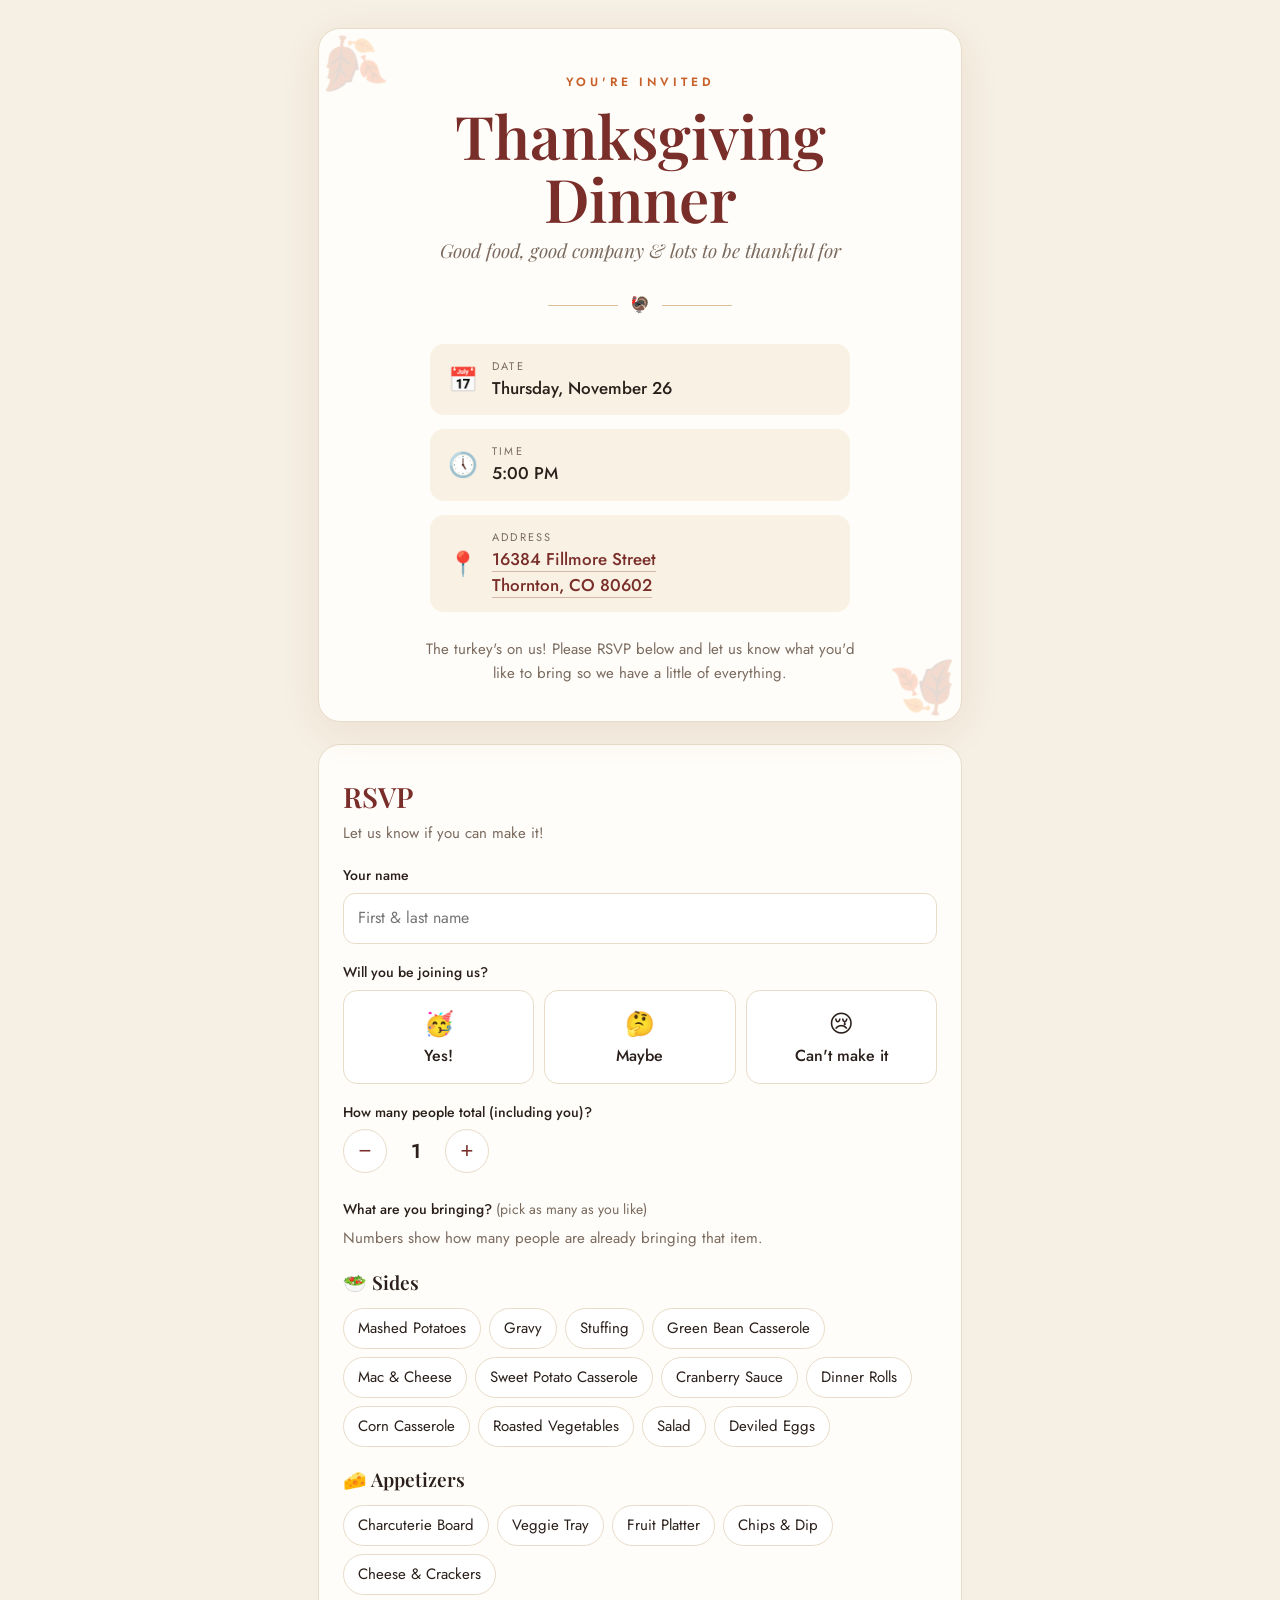
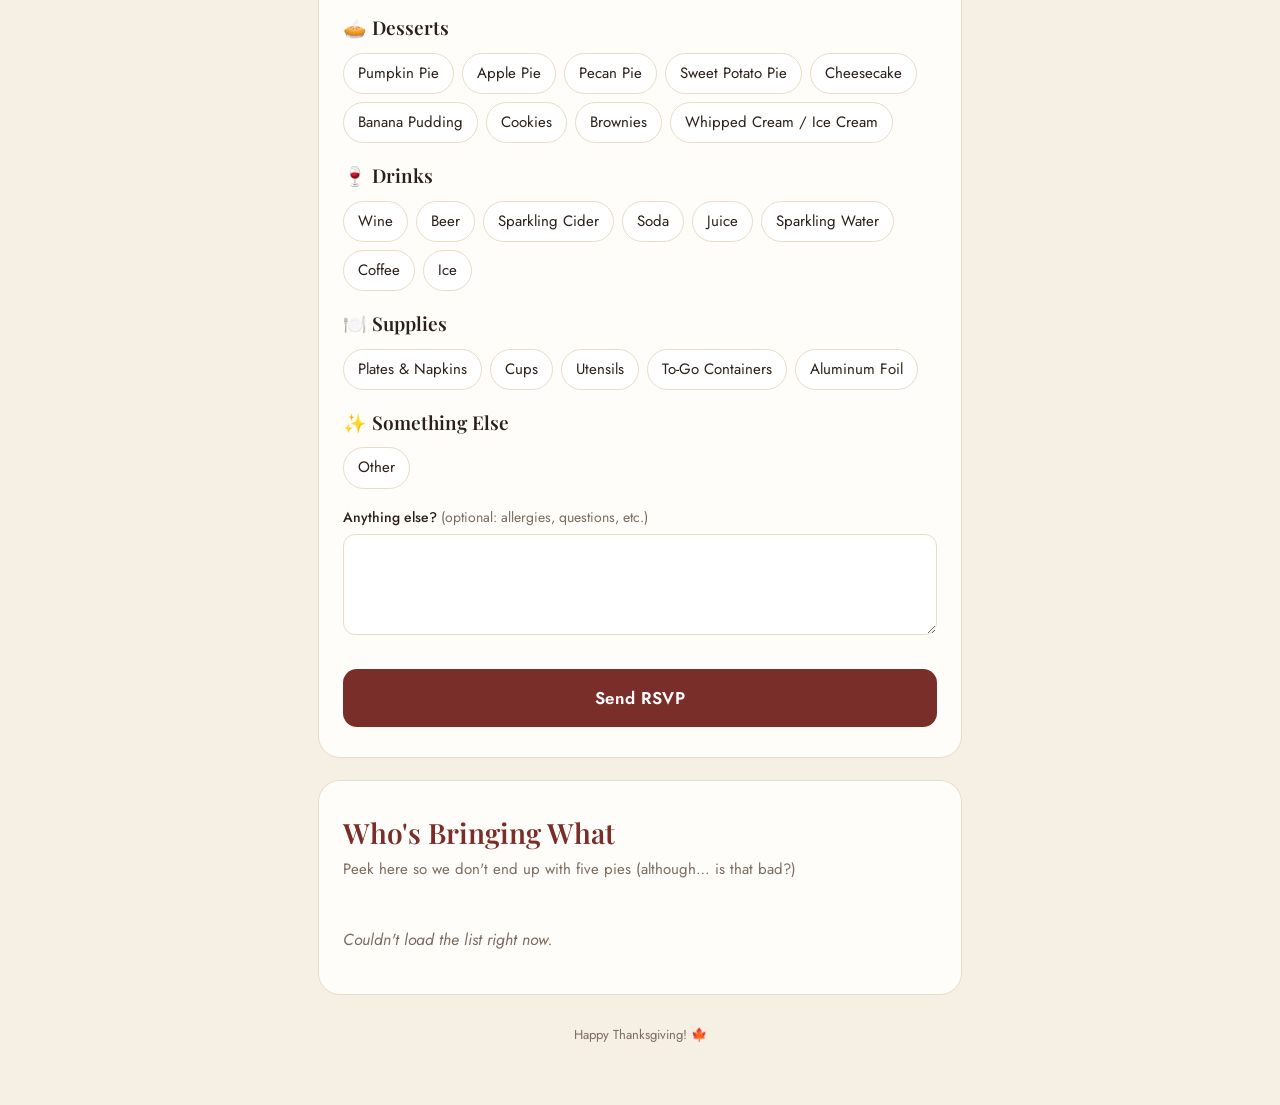
<file: thanksgiving/index.html>
<!DOCTYPE html>
<html lang="en">
<head>
<meta charset="UTF-8" />
<meta name="viewport" content="width=device-width, initial-scale=1.0" />
<title>You're Invited: Thanksgiving Dinner 🦃</title>
<meta name="description" content="Join us for Thanksgiving dinner on Thursday, November 26 at 5 PM. RSVP and let us know what you're bringing!" />
<meta name="robots" content="noindex, nofollow" />
<meta name="theme-color" content="#f6efe3" />
<meta property="og:title" content="You're Invited: Thanksgiving Dinner 🦃" />
<meta property="og:description" content="Thursday, November 26 · 5 PM. RSVP and sign up for a dish!" />
<meta property="og:url" content="https://www.royannacarbajal.com/thanksgiving" />
<meta property="og:type" content="website" />
<meta property="og:image" content="https://www.royannacarbajal.com/thanksgiving/invite.png" />
<meta property="og:image:width" content="1200" />
<meta property="og:image:height" content="630" />
<meta property="og:image:alt" content="You're invited to Thanksgiving Dinner, Thursday Nov 26 at 5 PM" />
<meta name="twitter:card" content="summary_large_image" />
<meta name="twitter:image" content="https://www.royannacarbajal.com/thanksgiving/invite.png" />
<link rel="icon" href="data:image/svg+xml,<svg xmlns='http://www.w3.org/2000/svg' viewBox='0 0 100 100'><text y='.9em' font-size='90'>🦃</text></svg>" />
<link rel="preconnect" href="https://fonts.googleapis.com">
<link rel="preconnect" href="https://fonts.gstatic.com" crossorigin>
<link href="https://fonts.googleapis.com/css2?family=Playfair+Display:ital,wght@0,500;0,600;1,400;1,500&family=Jost:wght@300;400;500;600&display=swap" rel="stylesheet">
<style>
  :root {
    --cream: #f6efe3;
    --paper: #fffdf9;
    --ink: #2a1f1a;
    --muted: #7b6b5f;
    --line: #e8dcc8;
    --pumpkin: #c8602a;
    --burgundy: #7a2e2a;
    --gold: #c49a52;
    --sage: #6f7f5b;
    --soft: #f9f1e4;
  }
  * { box-sizing: border-box; }
  html, body { margin: 0; }
  body {
    background: var(--cream);
    color: var(--ink);
    font-family: 'Jost', system-ui, sans-serif;
    font-weight: 400;
    line-height: 1.55;
    -webkit-font-smoothing: antialiased;
  }
  .wrap { max-width: 680px; margin: 0 auto; padding: 28px 18px 60px; }

  /* Invite card */
  .invite {
    background: var(--paper);
    border: 1px solid var(--line);
    border-radius: 22px;
    padding: 44px 28px 36px;
    text-align: center;
    position: relative;
    overflow: hidden;
    box-shadow: 0 10px 40px rgba(122, 46, 42, .08);
  }
  .invite::before, .invite::after {
    content: "🍂"; position: absolute; font-size: 54px; opacity: .22;
  }
  .invite::before { top: -6px; left: -4px; transform: rotate(-20deg); }
  .invite::after { bottom: -8px; right: -2px; transform: rotate(160deg); }
  .eyebrow {
    font-size: 12px; letter-spacing: .32em; text-transform: uppercase;
    color: var(--pumpkin); font-weight: 600;
  }
  h1 {
    font-family: 'Playfair Display', Georgia, serif;
    font-weight: 600; color: var(--burgundy);
    font-size: clamp(40px, 9vw, 60px); line-height: 1.05;
    margin: 12px 0 6px;
  }
  .sub {
    font-family: 'Playfair Display', Georgia, serif; font-style: italic;
    font-size: 19px; color: var(--muted); margin: 0 0 28px;
  }
  .divider { display: flex; align-items: center; gap: 12px; justify-content: center; margin: 0 auto 26px; color: var(--gold); }
  .divider span { height: 1px; width: 70px; background: var(--gold); opacity: .6; }
  .details { display: grid; gap: 14px; max-width: 420px; margin: 0 auto; }
  .detail {
    display: flex; gap: 14px; align-items: center; text-align: left;
    background: var(--soft); border-radius: 14px; padding: 14px 18px;
  }
  .detail .ic { font-size: 24px; }
  .detail .lbl { font-size: 11px; letter-spacing: .2em; text-transform: uppercase; color: var(--muted); }
  .detail .val { font-weight: 500; font-size: 17px; }
  .detail a { color: var(--burgundy); text-decoration: none; border-bottom: 1px solid rgba(122,46,42,.3); }
  .note { margin: 26px auto 0; max-width: 440px; color: var(--muted); font-size: 15px; }

  /* Form */
  .card {
    background: var(--paper); border: 1px solid var(--line); border-radius: 22px;
    padding: 30px 24px; margin-top: 22px;
  }
  h2 {
    font-family: 'Playfair Display', Georgia, serif; color: var(--burgundy);
    font-weight: 600; font-size: 28px; margin: 0 0 4px;
  }
  .hint { color: var(--muted); font-size: 15px; margin: 0 0 20px; }
  label.field { display: block; font-weight: 500; font-size: 14px; margin: 18px 0 6px; }
  input[type=text], input[type=number], textarea {
    width: 100%; font: inherit; font-size: 16px; color: var(--ink);
    background: #fff; border: 1px solid var(--line); border-radius: 12px;
    padding: 12px 14px; outline: none; transition: border-color .15s, box-shadow .15s;
  }
  input:focus, textarea:focus { border-color: var(--pumpkin); box-shadow: 0 0 0 3px rgba(200, 96, 42, .15); }
  input.bad { border-color: #b3261e; }
  .err { color: #b3261e; font-size: 13px; margin-top: 4px; display: none; }
  .err.show { display: block; }

  .rsvp-opts { display: grid; grid-template-columns: repeat(3, 1fr); gap: 10px; }
  .rsvp-opts input { position: absolute; opacity: 0; pointer-events: none; }
  .rsvp-opts label {
    display: block; text-align: center; cursor: pointer;
    border: 1.5px solid var(--line); border-radius: 14px; padding: 14px 6px;
    font-weight: 500; background: #fff; transition: all .15s; user-select: none;
  }
  .rsvp-opts label .e { display: block; font-size: 24px; margin-bottom: 2px; }
  .rsvp-opts input:checked + label { border-color: var(--pumpkin); background: #fdf1e8; color: var(--burgundy); }
  .rsvp-opts input:focus-visible + label { box-shadow: 0 0 0 3px rgba(200, 96, 42, .25); }

  .guests { display: flex; align-items: center; gap: 12px; }
  .guests button {
    width: 44px; height: 44px; border-radius: 50%; border: 1.5px solid var(--line);
    background: #fff; font-size: 22px; cursor: pointer; color: var(--burgundy);
  }
  .guests output { min-width: 34px; text-align: center; font-size: 20px; font-weight: 600; }

  .bring { margin-top: 8px; }
  .cat { margin-top: 18px; }
  .cat h3 {
    font-family: 'Playfair Display', Georgia, serif; font-weight: 600;
    font-size: 19px; margin: 0 0 10px; color: var(--ink);
  }
  .chips { display: flex; flex-wrap: wrap; gap: 8px; }
  .chip { position: relative; }
  .chip input { position: absolute; opacity: 0; pointer-events: none; }
  .chip label {
    display: inline-flex; align-items: center; gap: 6px; cursor: pointer;
    border: 1.5px solid var(--line); background: #fff; border-radius: 999px;
    padding: 8px 14px; font-size: 15px; transition: all .15s; user-select: none;
  }
  .chip label .n {
    font-size: 11px; background: var(--soft); color: var(--muted);
    border-radius: 999px; padding: 1px 7px; font-weight: 500;
  }
  .chip input:checked + label { border-color: var(--sage); background: #eef2e8; color: #3d4a30; }
  .chip input:checked + label::before { content: "✓"; font-weight: 600; }
  .chip input:focus-visible + label { box-shadow: 0 0 0 3px rgba(111, 127, 91, .3); }
  .other-row { margin-top: 10px; display: none; }
  .other-row.show { display: block; }

  .hide-when-no { transition: opacity .2s; }
  .hide-when-no.off { display: none; }

  .btn {
    display: block; width: 100%; margin-top: 26px; padding: 16px;
    font: inherit; font-size: 17px; font-weight: 600; letter-spacing: .02em;
    color: #fff; background: var(--burgundy); border: 0; border-radius: 14px; cursor: pointer;
    transition: background .15s, transform .05s;
  }
  .btn:hover { background: #5f2220; }
  .btn:active { transform: translateY(1px); }
  .btn:disabled { opacity: .6; cursor: default; }
  .form-msg { margin-top: 12px; text-align: center; color: #b3261e; display: none; }
  .form-msg.show { display: block; }

  .thanks { text-align: center; display: none; padding: 10px 0; }
  .thanks.show { display: block; }
  .thanks .big { font-size: 52px; }
  .thanks p { color: var(--muted); }
  .link-btn {
    background: none; border: 0; color: var(--burgundy); font: inherit; font-weight: 500;
    text-decoration: underline; cursor: pointer; padding: 6px;
  }

  /* Who's bringing what */
  .list { margin: 0; padding: 0; list-style: none; }
  .list li { border-top: 1px solid var(--line); padding: 12px 0; }
  .list li:first-child { border-top: 0; }
  .list .who { font-weight: 600; }
  .list .meta { color: var(--muted); font-size: 14px; }
  .list .items { font-size: 15px; margin-top: 2px; }
  .list li { display: flex; gap: 12px; align-items: flex-start; }
  .list li .body { flex: 1; min-width: 0; }
  .edit-btn {
    flex: none; font: inherit; font-size: 13px; font-weight: 500; color: var(--burgundy);
    background: #fff; border: 1.5px solid var(--line); border-radius: 999px;
    padding: 5px 14px; cursor: pointer; margin-top: 2px;
  }
  .edit-btn:hover { border-color: var(--burgundy); }
  .edit-banner {
    display: none; background: #fdf1e8; border: 1px solid #f0d2bd; color: var(--burgundy);
    border-radius: 12px; padding: 10px 14px; font-size: 15px; margin-bottom: 6px;
    align-items: center; justify-content: space-between; gap: 10px;
  }
  .edit-banner.show { display: flex; }
  input[readonly] { background: var(--soft); color: var(--muted); }
  .stats { display: flex; gap: 10px; margin-bottom: 14px; flex-wrap: wrap; }
  .stat { background: var(--soft); border-radius: 12px; padding: 8px 14px; font-size: 14px; }
  .stat b { font-size: 18px; color: var(--burgundy); margin-right: 4px; }
  .empty { color: var(--muted); font-style: italic; }

  footer { text-align: center; color: var(--muted); font-size: 13px; margin-top: 30px; }
  .hp { position: absolute; left: -9999px; }

  @media (max-width: 420px) {
    .invite { padding: 38px 18px 30px; }
    .card { padding: 26px 18px; }
    .rsvp-opts label { font-size: 14px; }
  }
</style>
</head>
<body>
<div class="wrap">

  <section class="invite">
    <div class="eyebrow">You're Invited</div>
    <h1>Thanksgiving<br>Dinner</h1>
    <p class="sub">Good food, good company &amp; lots to be thankful for</p>
    <div class="divider"><span></span>🦃<span></span></div>
    <div class="details">
      <div class="detail"><div class="ic">📅</div><div><div class="lbl">Date</div><div class="val">Thursday, November 26</div></div></div>
      <div class="detail"><div class="ic">🕔</div><div><div class="lbl">Time</div><div class="val">5:00 PM</div></div></div>
      <div class="detail"><div class="ic">📍</div><div><div class="lbl">Address</div>
        <div class="val"><a href="https://www.google.com/maps/search/?api=1&query=16384+Fillmore+Street+Thornton+CO+80602" target="_blank" rel="noopener">16384 Fillmore Street<br>Thornton, CO 80602</a></div></div></div>
    </div>
    <p class="note">The turkey's on us! Please RSVP below and let us know what you'd like to bring so we have a little of everything.</p>
  </section>

  <section class="card" id="rsvp">
    <form id="form" novalidate>
      <h2>RSVP</h2>
      <p class="hint">Let us know if you can make it!</p>
      <div class="edit-banner" id="edit-banner"><span id="edit-label">Editing your RSVP</span><button type="button" class="link-btn" id="cancel-edit">Cancel</button></div>

      <label class="field" for="name">Your name</label>
      <input type="text" id="name" autocomplete="name" maxlength="80" placeholder="First &amp; last name" />
      <div class="err" id="name-err">Please enter your name.</div>

      <label class="field">Will you be joining us?</label>
      <div class="rsvp-opts" role="radiogroup">
        <input type="radio" name="attending" id="a-yes" value="yes" />
        <label for="a-yes"><span class="e">🥳</span>Yes!</label>
        <input type="radio" name="attending" id="a-maybe" value="maybe" />
        <label for="a-maybe"><span class="e">🤔</span>Maybe</label>
        <input type="radio" name="attending" id="a-no" value="no" />
        <label for="a-no"><span class="e">😢</span>Can't make it</label>
      </div>
      <div class="err" id="att-err">Please choose one.</div>

      <div class="hide-when-no" id="if-coming">
        <label class="field">How many people total (including you)?</label>
        <div class="guests">
          <button type="button" id="minus" aria-label="Fewer people">−</button>
          <output id="guests">1</output>
          <button type="button" id="plus" aria-label="More people">+</button>
        </div>

        <div class="bring">
          <label class="field" style="margin-top:26px">What are you bringing? <span style="font-weight:400;color:var(--muted)">(pick as many as you like)</span></label>
          <p class="hint" style="margin:0">Numbers show how many people are already bringing that item.</p>
          <div id="cats"></div>
          <div class="cat">
            <h3>✨ Something Else</h3>
            <div class="chips">
              <div class="chip"><input type="checkbox" id="other-cb" /><label for="other-cb">Other</label></div>
            </div>
            <div class="other-row" id="other-row">
              <input type="text" id="other" maxlength="120" placeholder="Tell us what you're bringing" />
            </div>
          </div>
        </div>
      </div>

      <label class="field" for="note">Anything else? <span style="font-weight:400;color:var(--muted)">(optional: allergies, questions, etc.)</span></label>
      <textarea id="note" rows="3" maxlength="500"></textarea>

      <input type="text" id="website" class="hp" tabindex="-1" autocomplete="off" aria-hidden="true" />

      <button class="btn" id="submit" type="submit">Send RSVP</button>
      <div class="form-msg" id="form-msg"></div>
    </form>

    <div class="thanks" id="thanks">
      <div class="big" id="thanks-emoji">🦃</div>
      <h2 id="thanks-title">Thank you!</h2>
      <p id="thanks-msg">We can't wait to see you!</p>
      <button class="link-btn" id="edit">Need to change something? Update your RSVP</button>
    </div>
  </section>

  <section class="card">
    <h2>Who's Bringing What</h2>
    <p class="hint">Peek here so we don't end up with five pies (although… is that bad?)</p>
    <div class="stats" id="stats"></div>
    <ul class="list" id="list"><li class="empty">Loading…</li></ul>
  </section>

  <footer>Happy Thanksgiving! 🍁</footer>
</div>

<script>
(function () {
  var SB_URL = 'https://rmpynvmsigwpyhiparqq.supabase.co';
  var SB_KEY = 'sb_publishable_CrjMrils_yUmV8s_I0QvnA_UzBEbL7f';
  var EVENT = 'thanksgiving-2026';

  var MENU = [
    { cat: '🥗 Sides', items: ['Mashed Potatoes', 'Gravy', 'Stuffing', 'Green Bean Casserole', 'Mac & Cheese', 'Sweet Potato Casserole', 'Cranberry Sauce', 'Dinner Rolls', 'Corn Casserole', 'Roasted Vegetables', 'Salad', 'Deviled Eggs'] },
    { cat: '🧀 Appetizers', items: ['Charcuterie Board', 'Veggie Tray', 'Fruit Platter', 'Chips & Dip', 'Cheese & Crackers'] },
    { cat: '🥧 Desserts', items: ['Pumpkin Pie', 'Apple Pie', 'Pecan Pie', 'Sweet Potato Pie', 'Cheesecake', 'Banana Pudding', 'Cookies', 'Brownies', 'Whipped Cream / Ice Cream'] },
    { cat: '🍷 Drinks', items: ['Wine', 'Beer', 'Sparkling Cider', 'Soda', 'Juice', 'Sparkling Water', 'Coffee', 'Ice'] },
    { cat: '🍽️ Supplies', items: ['Plates & Napkins', 'Cups', 'Utensils', 'To-Go Containers', 'Aluminum Foil'] }
  ];

  var $ = function (id) { return document.getElementById(id); };
  var form = $('form'), btn = $('submit'), msg = $('form-msg');
  var guests = 1;
  var lastRsvps = [];

  // Build item chips
  var catsEl = $('cats'), idx = 0;
  MENU.forEach(function (group) {
    var wrap = document.createElement('div'); wrap.className = 'cat';
    var h = document.createElement('h3'); h.textContent = group.cat; wrap.appendChild(h);
    var chips = document.createElement('div'); chips.className = 'chips';
    group.items.forEach(function (item) {
      var id = 'it' + (idx++);
      var c = document.createElement('div'); c.className = 'chip';
      var cb = document.createElement('input'); cb.type = 'checkbox'; cb.id = id; cb.value = item; cb.className = 'item';
      var lb = document.createElement('label'); lb.htmlFor = id;
      lb.appendChild(document.createTextNode(item));
      var n = document.createElement('span'); n.className = 'n'; n.dataset.item = item; n.hidden = true; lb.appendChild(n);
      c.appendChild(cb); c.appendChild(lb); chips.appendChild(c);
    });
    wrap.appendChild(chips); catsEl.appendChild(wrap);
  });

  $('other-cb').addEventListener('change', function () {
    $('other-row').classList.toggle('show', this.checked);
    if (this.checked) $('other').focus();
  });

  function setGuests(n) { guests = Math.max(1, Math.min(20, n)); $('guests').textContent = guests; }
  $('minus').onclick = function () { setGuests(guests - 1); };
  $('plus').onclick = function () { setGuests(guests + 1); };

  form.querySelectorAll('input[name=attending]').forEach(function (r) {
    r.addEventListener('change', function () { $('if-coming').classList.toggle('off', this.value === 'no'); $('att-err').classList.remove('show'); });
  });

  function api(fn, body) {
    return fetch(SB_URL + '/rest/v1/rpc/' + fn, {
      method: 'POST',
      headers: { 'Content-Type': 'application/json', 'apikey': SB_KEY },
      body: JSON.stringify(body)
    }).then(function (r) { return r.json().then(function (j) { if (!r.ok) throw j; return j; }); });
  }

  // Who's bringing what
  function loadList() {
    api('party_signups', { p_event: EVENT })
      .then(function (rows) { lastRsvps = rows || []; renderList(); })
      .catch(function () { $('list').innerHTML = '<li class="empty">Couldn\'t load the list right now.</li>'; });
  }

  function renderList() {
    var list = $('list'); list.innerHTML = '';
    var counts = {}, people = 0, yes = 0;
    lastRsvps.forEach(function (r) {
      if (r.attending === 'yes') { yes++; people += r.guests || 1; }
      (r.items || []).forEach(function (i) { counts[i] = (counts[i] || 0) + 1; });
    });
    $('stats').innerHTML = '';
    if (lastRsvps.length) {
      [[people, 'people coming'], [yes, 'RSVPs yes']].forEach(function (s) {
        var d = document.createElement('div'); d.className = 'stat';
        var b = document.createElement('b'); b.textContent = s[0];
        d.appendChild(b); d.appendChild(document.createTextNode(s[1])); $('stats').appendChild(d);
      });
    }
    document.querySelectorAll('.chip .n').forEach(function (n) {
      var c = counts[n.dataset.item] || 0; n.hidden = !c; n.textContent = c;
    });
    var coming = lastRsvps.filter(function (r) { return r.attending !== 'no'; });
    if (!coming.length) { list.innerHTML = '<li class="empty">No RSVPs yet. Be the first!</li>'; return; }
    coming.forEach(function (r) {
      var li = document.createElement('li');
      var body = document.createElement('div'); body.className = 'body';
      var who = document.createElement('div'); who.className = 'who';
      who.textContent = r.name + (r.attending === 'maybe' ? ' (maybe)' : '');
      var meta = document.createElement('div'); meta.className = 'meta';
      meta.textContent = (r.guests || 1) + (r.guests > 1 ? ' people' : ' person');
      var items = (r.items || []).slice(); if (r.other) items.push(r.other);
      var it = document.createElement('div'); it.className = 'items';
      it.textContent = items.length ? '🍽️ ' + items.join(', ') : 'Not sure yet what they\'re bringing';
      body.appendChild(who); body.appendChild(meta); body.appendChild(it);
      var eb = document.createElement('button'); eb.type = 'button'; eb.className = 'edit-btn'; eb.textContent = 'Edit';
      eb.setAttribute('aria-label', 'Edit ' + r.name + '\'s RSVP');
      eb.onclick = function () { startEdit(r); };
      li.appendChild(body); li.appendChild(eb); list.appendChild(li);
    });
  }

  form.addEventListener('submit', function (e) {
    e.preventDefault();
    msg.classList.remove('show'); msg.style.color = '';
    var name = $('name').value.trim().replace(/\s+/g, ' ');
    var att = (form.querySelector('input[name=attending]:checked') || {}).value;
    var badName = name.length < 2;
    $('name').classList.toggle('bad', badName); $('name-err').classList.toggle('show', badName);
    $('att-err').classList.toggle('show', !att);
    if (badName) { $('name').focus(); return; }
    if (!att) return;
    if ($('website').value) return done(att);

    var coming = att !== 'no';
    var items = coming ? Array.prototype.map.call(form.querySelectorAll('.item:checked'), function (c) { return c.value; }) : [];
    var other = coming && $('other-cb').checked ? $('other').value.trim() : '';

    btn.disabled = true; btn.textContent = 'Sending…';
    api('party_rsvp', {
      p_event: EVENT, p_name: name, p_attending: att,
      p_guests: coming ? guests : 0, p_items: items, p_other: other, p_note: $('note').value.trim()
    }).then(function (s) {
      if (s === 'saved' || s === 'updated') { lastName = name; var wasEditing = !!editing; stopEdit(); done(att, wasEditing ? 'updated' : s); loadList(); return; }
      throw new Error(s);
    }).catch(function () {
      btn.disabled = false; btn.textContent = editing ? 'Save Changes' : 'Send RSVP';
      msg.textContent = 'Hmm, something went wrong. Please try again in a moment.'; msg.classList.add('show');
    });
  });

  function done(att, s) {
    btn.disabled = false; btn.textContent = editing ? 'Save Changes' : 'Send RSVP';
    if (att === 'no') { $('thanks-emoji').textContent = '💛'; $('thanks-title').textContent = 'We\'ll miss you!'; $('thanks-msg').textContent = 'Thanks for letting us know. Happy Thanksgiving!'; }
    else if (att === 'maybe') { $('thanks-emoji').textContent = '🍂'; $('thanks-title').textContent = 'Got it, thank you!'; $('thanks-msg').textContent = 'Come back and update your RSVP once you know for sure.'; }
    else { $('thanks-emoji').textContent = '🦃'; $('thanks-title').textContent = s === 'updated' ? 'RSVP updated!' : 'Thank you! See you there!'; $('thanks-msg').textContent = 'Thursday, Nov 26 at 5 PM. We can\'t wait to see you!'; }
    form.style.display = 'none'; $('thanks').classList.add('show');
    $('rsvp').scrollIntoView({ behavior: 'smooth', block: 'start' });
  }

  var editing = null, lastName = '';

  function findRsvp(name) {
    var k = name.trim().toLowerCase();
    for (var i = 0; i < lastRsvps.length; i++) if (lastRsvps[i].name.toLowerCase() === k) return lastRsvps[i];
    return null;
  }

  function startEdit(r) {
    editing = r.name;
    $('thanks').classList.remove('show'); form.style.display = '';
    msg.classList.remove('show');
    $('name').value = r.name; $('name').readOnly = true;
    $('name').classList.remove('bad'); $('name-err').classList.remove('show'); $('att-err').classList.remove('show');
    var radio = form.querySelector('input[name=attending][value="' + r.attending + '"]');
    if (radio) radio.checked = true;
    $('if-coming').classList.toggle('off', r.attending === 'no');
    setGuests(r.guests || 1);
    var have = {}; (r.items || []).forEach(function (i) { have[i] = true; });
    var extra = [];
    form.querySelectorAll('.item').forEach(function (cb) { cb.checked = !!have[cb.value]; delete have[cb.value]; });
    Object.keys(have).forEach(function (i) { extra.push(i); });
    if (r.other) extra.push(r.other);
    $('other-cb').checked = extra.length > 0;
    $('other-row').classList.toggle('show', extra.length > 0);
    $('other').value = extra.join(', ');
    $('note').value = ''; $('note').placeholder = 'Leave blank to keep your earlier note';
    $('edit-label').textContent = 'Editing ' + r.name.split(' ')[0] + '\'s RSVP';
    $('edit-banner').classList.add('show');
    btn.textContent = 'Save Changes';
    $('rsvp').scrollIntoView({ behavior: 'smooth', block: 'start' });
  }

  function stopEdit() {
    editing = null;
    form.reset(); setGuests(1);
    $('name').readOnly = false; $('note').placeholder = '';
    $('other-row').classList.remove('show'); $('if-coming').classList.remove('off');
    $('edit-banner').classList.remove('show'); msg.classList.remove('show');
    btn.textContent = 'Send RSVP';
  }

  $('cancel-edit').onclick = stopEdit;

  $('edit').onclick = function () {
    var r = findRsvp(lastName);
    if (r) return startEdit(r);
    $('thanks').classList.remove('show'); form.style.display = '';
  };

  loadList();
})();
</script>
</body>
</html>
</file>
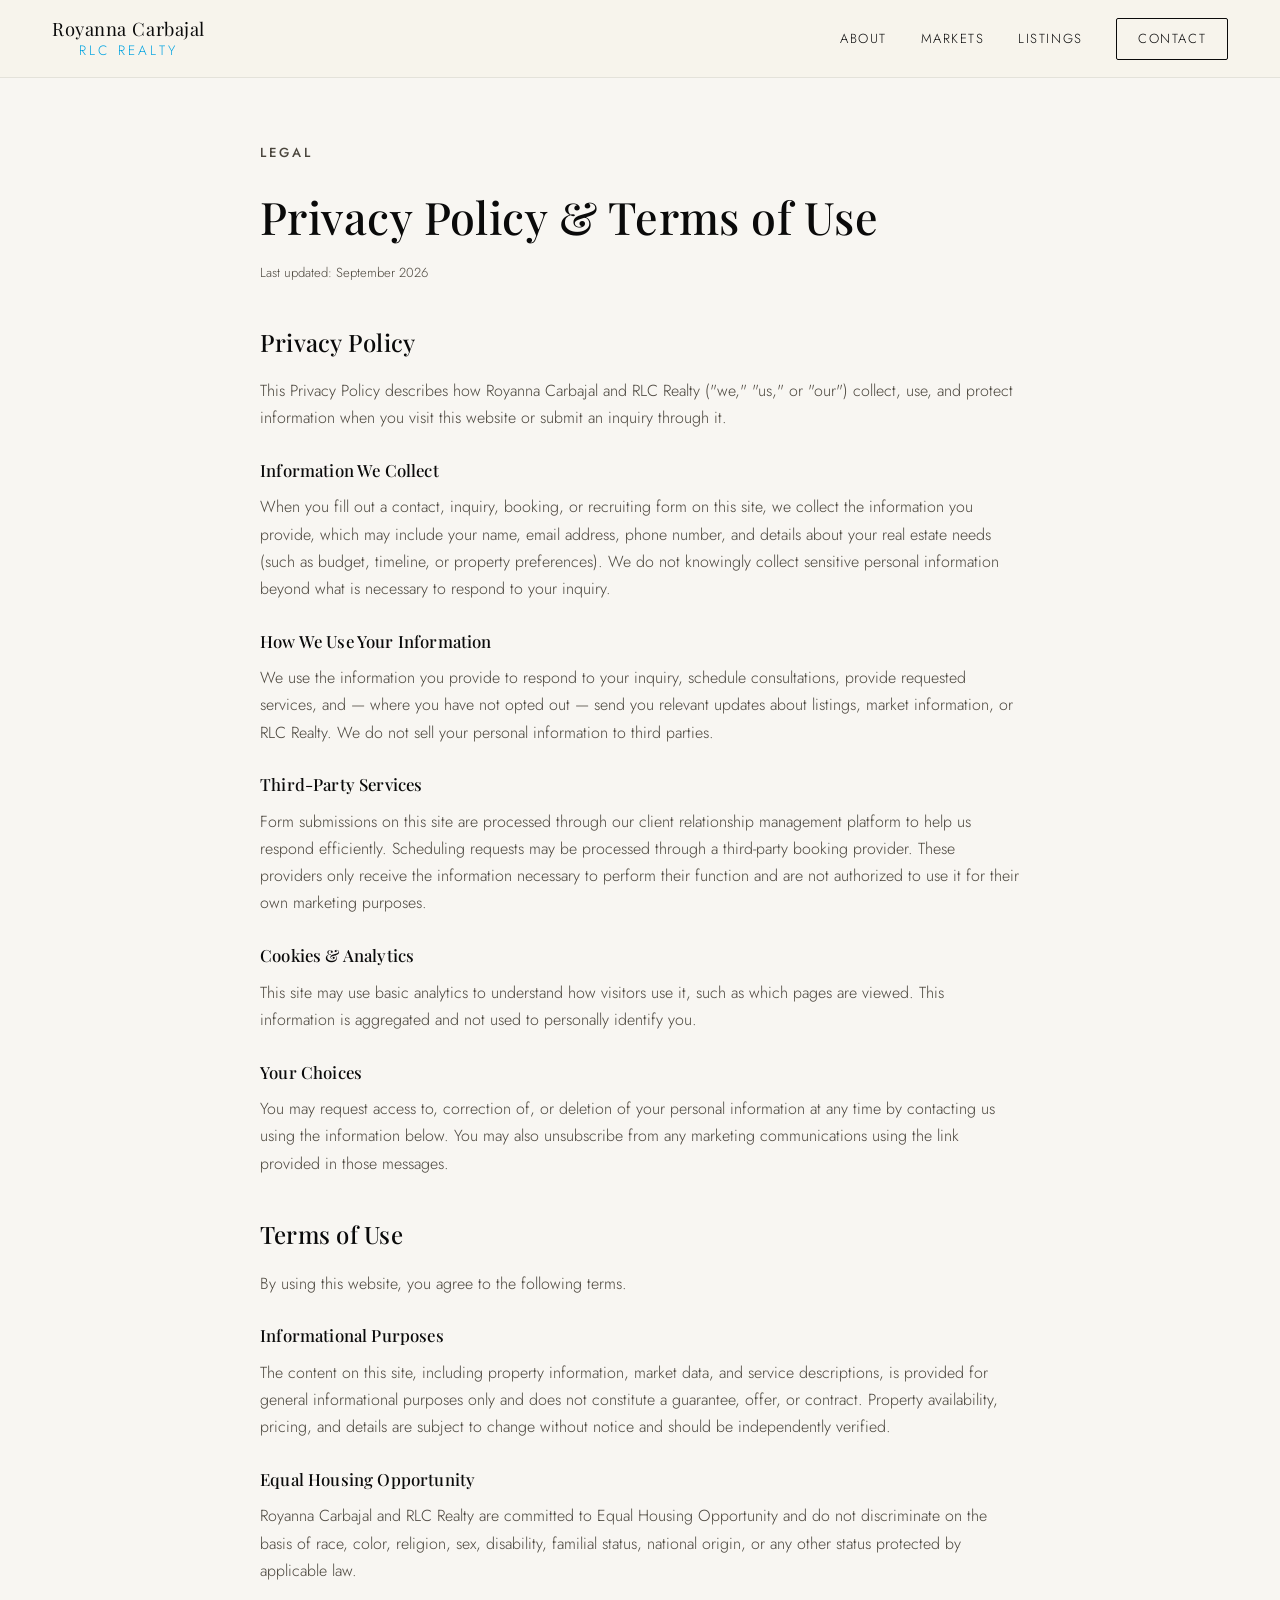
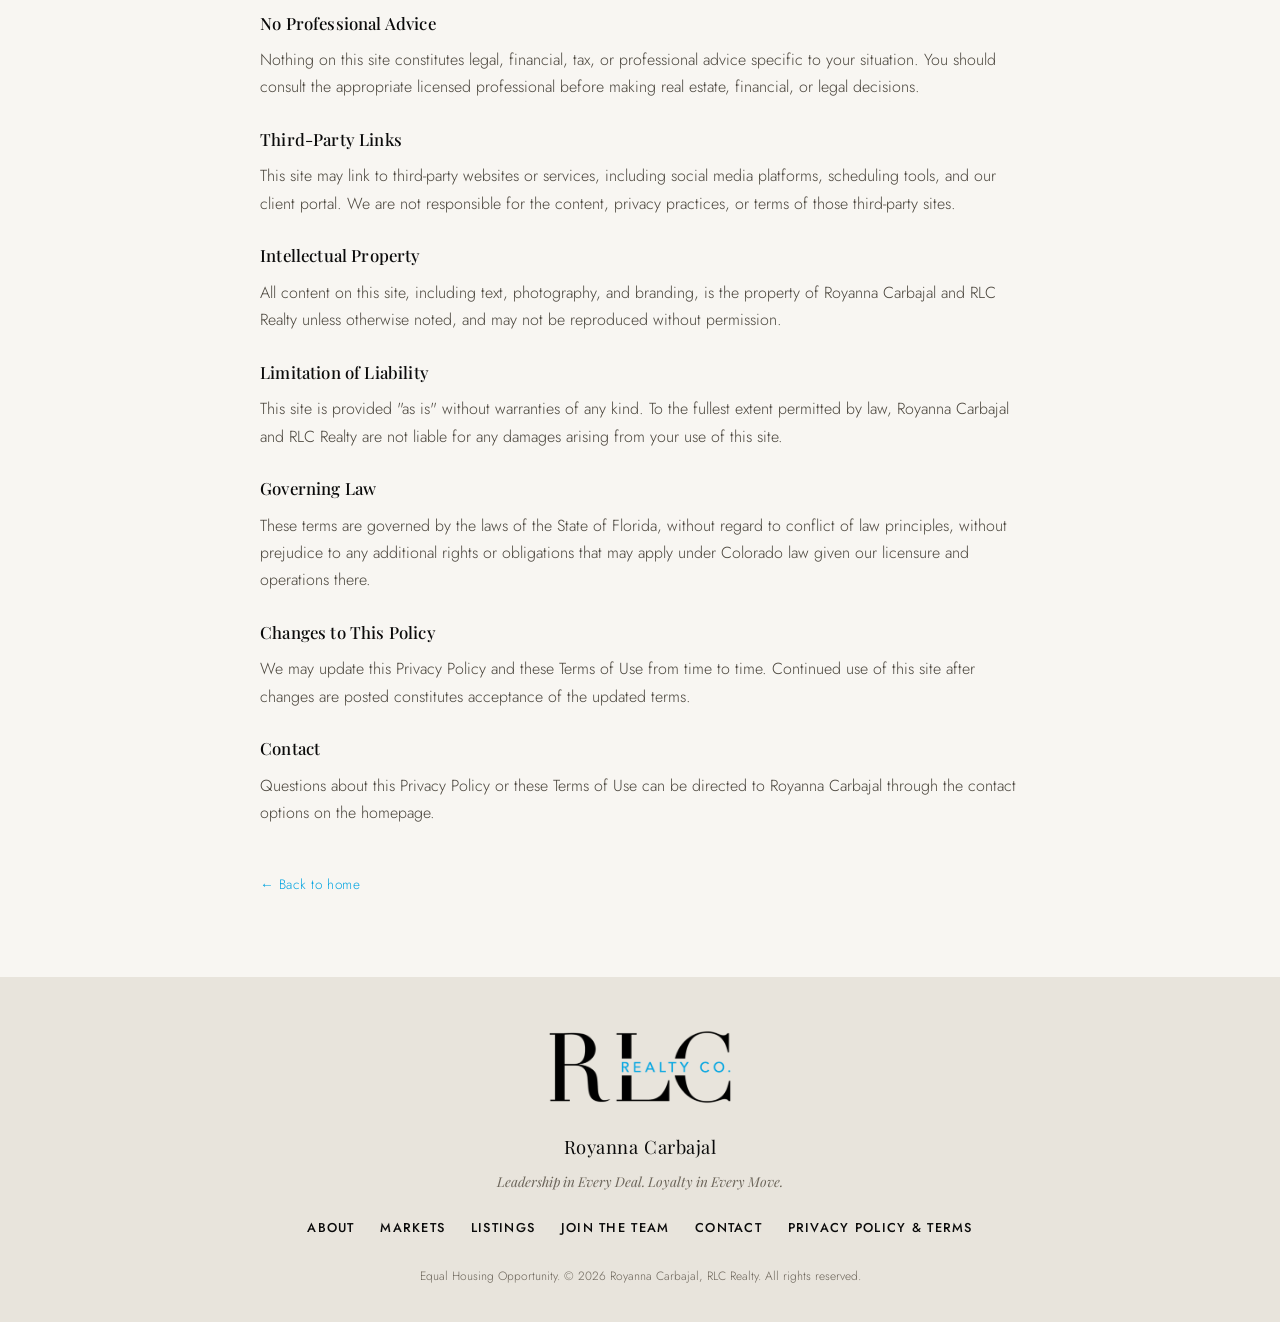
<file: policy.html>
<!DOCTYPE html>
<html lang="en">
<head>
<meta charset="UTF-8" />
<meta name="viewport" content="width=device-width, initial-scale=1.0" />
<title>Privacy Policy &amp; Terms — Royanna Carbajal | RLC Realty</title>
<meta name="description" content="Privacy Policy and Terms &amp; Conditions for Royanna Carbajal and RLC Realty." />
<link rel="preconnect" href="https://fonts.googleapis.com">
<link rel="preconnect" href="https://fonts.gstatic.com" crossorigin>
<link href="https://fonts.googleapis.com/css2?family=Playfair+Display:ital,wght@0,400;0,500;0,600;1,400&family=Jost:wght@300;400;500;600&display=swap" rel="stylesheet">
<link rel="stylesheet" href="css/style.css" />
</head>
<body>

<header class="site-header" id="top">
  <div class="header-inner">
    <a class="logo" href="index.html">
      <span class="logo-name">Royanna Carbajal</span>
      <span class="logo-sub">RLC Realty</span>
    </a>
    <nav class="main-nav" id="main-nav">
      <a href="index.html#about">About</a>
      <a href="index.html#markets">Markets</a>
      <a href="index.html#listings">Listings</a>
      <a href="index.html#contact" class="nav-cta">Contact</a>
    </nav>
    <button class="nav-toggle" id="nav-toggle" aria-label="Toggle navigation">
      <span></span><span></span><span></span>
    </button>
  </div>
</header>

<section class="policy-page">
  <div class="policy-inner">
    <p class="eyebrow">Legal</p>
    <h1>Privacy Policy &amp; Terms of Use</h1>
    <p class="policy-updated">Last updated: September 2026</p>

    <h2>Privacy Policy</h2>
    <p>This Privacy Policy describes how Royanna Carbajal and RLC Realty ("we," "us," or "our") collect, use, and protect information when you visit this website or submit an inquiry through it.</p>

    <h3>Information We Collect</h3>
    <p>When you fill out a contact, inquiry, booking, or recruiting form on this site, we collect the information you provide, which may include your name, email address, phone number, and details about your real estate needs (such as budget, timeline, or property preferences). We do not knowingly collect sensitive personal information beyond what is necessary to respond to your inquiry.</p>

    <h3>How We Use Your Information</h3>
    <p>We use the information you provide to respond to your inquiry, schedule consultations, provide requested services, and — where you have not opted out — send you relevant updates about listings, market information, or RLC Realty. We do not sell your personal information to third parties.</p>

    <h3>Third-Party Services</h3>
    <p>Form submissions on this site are processed through our client relationship management platform to help us respond efficiently. Scheduling requests may be processed through a third-party booking provider. These providers only receive the information necessary to perform their function and are not authorized to use it for their own marketing purposes.</p>

    <h3>Cookies &amp; Analytics</h3>
    <p>This site may use basic analytics to understand how visitors use it, such as which pages are viewed. This information is aggregated and not used to personally identify you.</p>

    <h3>Your Choices</h3>
    <p>You may request access to, correction of, or deletion of your personal information at any time by contacting us using the information below. You may also unsubscribe from any marketing communications using the link provided in those messages.</p>

    <h2>Terms of Use</h2>
    <p>By using this website, you agree to the following terms.</p>

    <h3>Informational Purposes</h3>
    <p>The content on this site, including property information, market data, and service descriptions, is provided for general informational purposes only and does not constitute a guarantee, offer, or contract. Property availability, pricing, and details are subject to change without notice and should be independently verified.</p>

    <h3>Equal Housing Opportunity</h3>
    <p>Royanna Carbajal and RLC Realty are committed to Equal Housing Opportunity and do not discriminate on the basis of race, color, religion, sex, disability, familial status, national origin, or any other status protected by applicable law.</p>

    <h3>No Professional Advice</h3>
    <p>Nothing on this site constitutes legal, financial, tax, or professional advice specific to your situation. You should consult the appropriate licensed professional before making real estate, financial, or legal decisions.</p>

    <h3>Third-Party Links</h3>
    <p>This site may link to third-party websites or services, including social media platforms, scheduling tools, and our client portal. We are not responsible for the content, privacy practices, or terms of those third-party sites.</p>

    <h3>Intellectual Property</h3>
    <p>All content on this site, including text, photography, and branding, is the property of Royanna Carbajal and RLC Realty unless otherwise noted, and may not be reproduced without permission.</p>

    <h3>Limitation of Liability</h3>
    <p>This site is provided "as is" without warranties of any kind. To the fullest extent permitted by law, Royanna Carbajal and RLC Realty are not liable for any damages arising from your use of this site.</p>

    <h3>Governing Law</h3>
    <p>These terms are governed by the laws of the State of Florida, without regard to conflict of law principles, without prejudice to any additional rights or obligations that may apply under Colorado law given our licensure and operations there.</p>

    <h3>Changes to This Policy</h3>
    <p>We may update this Privacy Policy and these Terms of Use from time to time. Continued use of this site after changes are posted constitutes acceptance of the updated terms.</p>

    <h3>Contact</h3>
    <p>Questions about this Privacy Policy or these Terms of Use can be directed to Royanna Carbajal through the contact options on the homepage.</p>

    <a href="index.html" class="text-link">&larr; Back to home</a>
  </div>
</section>

<footer class="site-footer">
  <div class="footer-inner">
    <div class="footer-brand">
      <img src="assets/logo.png" alt="RLC Realty Co." class="footer-logo" />
      <span class="logo-name">Royanna Carbajal</span>
      <span class="footer-tagline">Leadership in Every Deal. Loyalty in Every Move.</span>
    </div>
    <nav class="footer-nav">
      <a href="index.html#about">About</a>
      <a href="index.html#markets">Markets</a>
      <a href="index.html#listings">Listings</a>
      <a href="index.html#join-team">Join the Team</a>
      <a href="index.html#contact">Contact</a>
      <a href="policy.html">Privacy Policy &amp; Terms</a>
    </nav>
    <p class="footer-legal">Equal Housing Opportunity. &copy; <span id="year"></span> Royanna Carbajal, RLC Realty. All rights reserved.</p>
  </div>
</footer>

<script>document.getElementById('year').textContent = new Date().getFullYear();</script>
</body>
</html>
</file>
<file: css/style.css>
:root {
  --ivory: #F8F6F2;
  --ivory-dim: #E8E4DC;
  --onyx: #0A0A0A;
  --onyx-soft: #1A1A1A;
  --gold: #00A3E0;
  --gold-light: #3FC1F0;
  --teal: #00A3E0;
  --teal-light: #E2F4FB;
  --teal-onblack: #3FC1F0;
  --text-muted: #6b6459;
  --serif: 'Playfair Display', serif;
  --sans: 'Jost', sans-serif;
}

* { box-sizing: border-box; margin: 0; padding: 0; }

html { scroll-behavior: smooth; }

body {
  font-family: var(--sans);
  background: var(--ivory);
  color: var(--onyx);
  font-weight: 300;
  line-height: 1.6;
}

img { max-width: 100%; display: block; }
a { color: inherit; text-decoration: none; }
button { font-family: inherit; }
a.cta-link, button.cta-link,
a.btn, button.btn,
a.text-link, button.text-link {
  cursor: pointer;
  border-width: 1px;
}
button.cta-link { width: 100%; }

.eyebrow {
  font-family: var(--sans);
  text-transform: uppercase;
  letter-spacing: 0.22em;
  font-size: 0.82rem;
  color: var(--gold);
  margin-bottom: 1rem;
  font-weight: 500;
}

h1, h2, h3 { font-family: var(--serif); font-weight: 500; letter-spacing: 0.01em; }

.placeholder-text {
  color: var(--text-muted);
  font-style: italic;
}

/* Header */
.site-header {
  position: sticky;
  top: 0;
  z-index: 100;
  background: rgba(247, 243, 236, 0.92);
  backdrop-filter: blur(8px);
  border-bottom: 1px solid rgba(23, 20, 15, 0.08);
}

.header-inner {
  max-width: 1240px;
  margin: 0 auto;
  padding: 1.1rem 2rem;
  display: flex;
  align-items: center;
  justify-content: space-between;
}

.logo { display: flex; flex-direction: column; align-items: center; line-height: 1.15; }
.logo-name { font-family: var(--serif); font-size: 1.15rem; letter-spacing: 0.03em; }
.logo-signature { height: 36px; width: auto; }
.logo-sub { font-size: 0.85rem; letter-spacing: 0.24em; text-transform: uppercase; color: var(--teal); margin-top: 0.25rem; }

.main-nav { display: flex; align-items: center; gap: 2.1rem; }
.main-nav a {
  font-size: 0.82rem;
  text-transform: uppercase;
  letter-spacing: 0.12em;
  color: var(--onyx);
  transition: color 0.2s ease;
}
.main-nav a:hover { color: var(--gold); }
.nav-cta {
  border: 1px solid var(--onyx);
  padding: 0.6rem 1.3rem;
  border-radius: 2px;
}
.nav-cta:hover { background: var(--onyx); color: var(--ivory); }

.nav-toggle { display: none; flex-direction: column; gap: 5px; background: none; border: none; cursor: pointer; }
.nav-toggle span { width: 24px; height: 1.5px; background: var(--onyx); }

/* Hero */
.hero {
  position: relative;
  display: flex;
  align-items: flex-end;
  height: 640px;
  color: var(--ivory);
  padding: 3.5rem 2rem;
  overflow: hidden;
}
.hero-bg {
  position: absolute;
  inset: 0;
  width: 100%;
  height: 100%;
  object-fit: cover;
  object-position: center 12%;
  z-index: 0;
}
.hero-scrim {
  position: absolute;
  inset: 0;
  background: linear-gradient(180deg, rgba(11,11,10,0) 0%, rgba(11,11,10,0.05) 42%, rgba(11,11,10,0.75) 62%, rgba(11,11,10,0.94) 100%);
  z-index: 1;
}

.hero-inner {
  position: relative;
  z-index: 2;
  max-width: 700px;
  margin: 0 auto;
  width: 100%;
  text-align: center;
}
.hero .eyebrow { color: var(--teal-onblack); margin-bottom: 0.4rem; }
.hero h1 { font-size: clamp(2.6rem, 4.8vw, 4rem); margin-bottom: 0.6rem; color: var(--ivory); }
.hero-sub {
  font-family: var(--serif);
  font-style: italic;
  font-size: 1.25rem;
  color: var(--gold-light);
  margin-bottom: 1.4rem;
}
.hero-copy {
  font-size: 1.02rem;
  color: rgba(247,243,236,0.85);
  max-width: 520px;
  margin: 0 auto 0;
}

.hero-actions { display: flex; gap: 1rem; justify-content: center; flex-wrap: wrap; }

.btn {
  display: inline-block;
  background: transparent;
  padding: 0.95rem 2rem;
  font-size: 0.78rem;
  text-transform: uppercase;
  letter-spacing: 0.15em;
  border-radius: 2px;
  transition: all 0.25s ease;
  border: 1px solid transparent;
}
.btn-gold { background: var(--gold); color: var(--ivory); border-color: var(--gold); }
.btn-gold:hover { background: transparent; color: var(--gold-light); border-color: var(--gold-light); }
.btn-outline { border-color: rgba(23,20,15,0.3); color: var(--onyx); }
.btn-outline:hover { border-color: var(--gold); color: var(--gold); }
.btn-outline-light { border-color: rgba(247,243,236,0.5); color: var(--ivory); }
.btn-outline-light:hover { border-color: var(--gold-light); color: var(--gold-light); }
.btn-outline-dark { border-color: rgba(11,11,10,0.35); color: var(--onyx); }
.btn-outline-dark:hover { border-color: var(--gold); color: var(--gold); }

.text-link {
  background: transparent;
  font-size: 0.85rem;
  letter-spacing: 0.04em;
  color: var(--gold);
  border-bottom: 1px solid transparent;
  transition: border-color 0.2s ease;
}
.text-link:hover { border-color: var(--gold); }

/* CTA Stack */
.cta-stack { background: var(--onyx); padding: 2.5rem 2rem 0.5rem; }
.cta-stack-inner {
  max-width: 480px;
  margin: 0 auto;
  display: flex;
  flex-direction: column;
  gap: 0.9rem;
}
.cta-link {
  display: block;
  background: transparent;
  text-align: center;
  padding: 1rem 1.5rem;
  font-size: 0.82rem;
  text-transform: uppercase;
  letter-spacing: 0.12em;
  border: 1px solid rgba(247,243,236,0.35);
  color: var(--ivory);
  border-radius: 2px;
  transition: all 0.2s ease;
}
.cta-link:hover { background: var(--ivory); color: var(--onyx); border-color: var(--ivory); }
.cta-link-gold { background: var(--gold); border-color: var(--gold); color: var(--ivory); }
.cta-link-gold:hover { background: transparent; color: var(--gold-light); border-color: var(--gold-light); }
.cta-social {
  display: flex;
  align-items: center;
  justify-content: center;
  gap: 0.7rem;
  flex-wrap: wrap;
  padding: 0.6rem 0 0.2rem;
  font-size: 1.02rem;
  letter-spacing: 0.06em;
  color: var(--ivory);
}
.ig-icon { width: 22px; height: 22px; color: var(--gold-light); flex-shrink: 0; }
.cta-social a { color: var(--ivory); border-bottom: 1px solid rgba(247,243,236,0.4); }
.cta-social a:hover { color: var(--gold-light); border-color: var(--gold-light); }
.cta-social-divider { color: rgba(247,243,236,0.4); }
.cta-stack-logo-badge {
  width: 210px;
  height: 210px;
  margin: 1rem auto 0;
  background: var(--ivory);
  border-radius: 50%;
  display: flex;
  align-items: center;
  justify-content: center;
  padding: 2px;
}
.cta-stack-logo { width: 100%; height: 100%; object-fit: contain; }

/* Stats */
.stats { background: var(--onyx); color: var(--ivory); padding: 0.6rem 2rem 1.2rem; }
.stats-inner {
  max-width: 1100px;
  margin: 0 auto;
  padding: 0.5rem 2rem;
  display: grid;
  grid-template-columns: repeat(4, 1fr);
}
.stat {
  text-align: center;
  padding: 0 1.5rem;
  border-left: 1px solid rgba(247,243,236,0.15);
}
.stat:first-child { border-left: none; }
.stat-num { display: block; font-family: var(--serif); font-size: 2.8rem; color: var(--gold-light); margin-bottom: 0.5rem; }
.stat-num-small { font-size: 1.7rem; }
.dot-sep { font-size: 1.3rem; font-weight: 700; color: var(--gold-light); vertical-align: -1px; }
.stat-label { font-size: 0.85rem; text-transform: uppercase; letter-spacing: 0.08em; color: rgba(247,243,236,0.8); }

/* Section shared */
section { padding: 4.5rem 2rem; }
.section-head { max-width: 1100px; margin: 0 auto 3.5rem; text-align: center; }
.section-head h2 { font-size: clamp(2.05rem, 3.6vw, 2.75rem); }
.section-head.light .eyebrow { color: var(--gold-light); }
.section-head.light h2 { color: var(--ivory); }

/* About */
.about-inner {
  max-width: 1200px;
  margin: 0 auto;
  display: grid;
  grid-template-columns: 1fr 1.1fr;
  gap: 4.5rem;
  align-items: center;
}
.about-media { display: flex; justify-content: center; }
.portrait {
  width: 100%;
  max-width: 560px;
}
.about-text h2 { font-size: clamp(1.8rem, 3vw, 2.3rem); margin-bottom: 1.4rem; }
.about-text p { margin-bottom: 1.2rem; color: #3a352c; font-size: 1.08rem; }
.about-tagline {
  font-family: var(--serif);
  font-style: italic;
  font-size: 1.2rem;
  color: var(--gold);
  margin: 1.6rem 0 1.6rem;
}

/* Markets */
.markets { background: var(--ivory-dim); }
.markets-grid {
  max-width: 1100px;
  margin: 0 auto;
  display: grid;
  grid-template-columns: 1fr 1fr;
  gap: 2.5rem;
}
.market-card {
  position: relative;
  overflow: hidden;
  min-height: 460px;
  display: flex;
  align-items: flex-end;
  background: radial-gradient(circle at 30% 20%, var(--onyx-soft), var(--onyx) 70%);
}
.market-video {
  position: absolute;
  inset: 0;
  width: 100%;
  height: 100%;
  object-fit: cover;
  z-index: 0;
}
.market-video-colorado { object-position: center top; }
.market-overlay {
  position: absolute;
  inset: 0;
  background: linear-gradient(180deg, rgba(23,20,15,0.05), rgba(23,20,15,0.65));
  z-index: 1;
}
.market-content { position: relative; z-index: 2; padding: 2.6rem 2.2rem; }
.market-tag {
  display: inline-block;
  font-size: 0.65rem;
  text-transform: uppercase;
  letter-spacing: 0.14em;
  color: var(--gold-light);
  border: 1px solid var(--gold-light);
  padding: 0.3rem 0.7rem;
  margin-bottom: 1.2rem;
}
.market-tag.teal { color: var(--teal-light); border-color: var(--teal-light); }
.market-content h3 { font-size: 1.5rem; margin-bottom: 1rem; color: var(--ivory); }
.market-content p { color: rgba(247,243,236,0.85); margin-bottom: 1.4rem; }
.market-content .text-link { color: var(--gold-light); }
.market-content .text-link:hover { border-color: var(--gold-light); }

/* Services */
.services { padding: 2.5rem 2rem; }
.services-strip {
  max-width: 900px;
  margin: 0 auto;
  display: flex;
  justify-content: center;
  flex-wrap: wrap;
  gap: 0.6rem 2.5rem;
}
.services-strip span {
  font-family: var(--serif);
  font-style: italic;
  font-size: 1.05rem;
  color: var(--text-muted);
}

/* Listings */
.listings-grid {
  max-width: 480px;
  margin: 0 auto;
  display: grid;
  grid-template-columns: 1fr;
  gap: 2rem;
  margin-bottom: 3rem;
}
.listing-image {
  aspect-ratio: 4/3;
  position: relative;
  overflow: hidden;
  border: 1px solid rgba(23,20,15,0.08);
}
.listing-carousel {
  display: flex;
  height: 100%;
  transition: transform 0.35s ease;
}
.listing-slide {
  flex: 0 0 100%;
  display: flex;
  align-items: center;
  justify-content: center;
  background: var(--ivory-dim);
  color: var(--text-muted);
  font-size: 0.85rem;
}
.listing-slide img { width: 100%; height: 100%; object-fit: cover; }
.carousel-arrow {
  position: absolute;
  top: 50%;
  transform: translateY(-50%);
  width: 30px;
  height: 30px;
  border-radius: 50%;
  border: none;
  background: rgba(23,20,15,0.45);
  color: var(--ivory);
  font-size: 1.2rem;
  line-height: 1;
  cursor: pointer;
  display: flex;
  align-items: center;
  justify-content: center;
  transition: background 0.2s ease;
}
.carousel-arrow:hover { background: rgba(23,20,15,0.75); }
.carousel-prev { left: 0.6rem; }
.carousel-next { right: 0.6rem; }
.carousel-dots {
  position: absolute;
  bottom: 0.7rem;
  left: 0;
  right: 0;
  display: flex;
  justify-content: center;
  gap: 0.4rem;
}
.carousel-dot {
  width: 6px;
  height: 6px;
  border-radius: 50%;
  background: rgba(247,243,236,0.5);
  border: none;
  padding: 0;
  cursor: pointer;
}
.carousel-dot.active { background: var(--ivory); }
.listing-body { padding: 1.3rem 0.3rem; }
.listing-tag {
  font-size: 0.65rem;
  text-transform: uppercase;
  letter-spacing: 0.12em;
  color: var(--gold);
}
.listing-body h3 { font-size: 1.1rem; margin: 0.5rem 0 0.3rem; }
.listing-body p { font-size: 0.88rem; margin-bottom: 0.8rem; }
.listing-special {
  display: inline-block;
  font-size: 0.72rem;
  text-transform: uppercase;
  letter-spacing: 0.06em;
  color: var(--gold);
  border: 1px solid var(--gold);
  padding: 0.25rem 0.6rem;
  margin-bottom: 0.6rem !important;
}
.listing-special-term { text-transform: none; letter-spacing: normal; color: var(--text-muted); }
.listing-price-gross { text-decoration: line-through; color: var(--text-muted); font-weight: 400; margin-right: 0.4rem; }
.listings-cta { text-align: center; }

/* Testimonials */
.testimonials { background: var(--onyx); color: var(--ivory); }
.testimonials-grid {
  max-width: 1140px;
  margin: 0 auto;
  display: grid;
  grid-template-columns: repeat(3, 1fr);
  gap: 2rem;
}
.testimonial-card {
  background: var(--onyx-soft);
  padding: 2.4rem 2rem;
  border: 1px solid rgba(63,193,240,0.2);
}
.quote-mark { font-family: var(--serif); font-size: 2.4rem; color: var(--gold-light); line-height: 1; display: block; margin-bottom: 0.8rem; }
.testimonial-card p { font-size: 0.95rem; margin-bottom: 1.4rem; color: rgba(247,243,236,0.85); }
.testimonial-name { font-size: 0.78rem; text-transform: uppercase; letter-spacing: 0.08em; color: var(--gold-light); }

/* Join the Team */
.listings { padding-bottom: 2.6rem; }
.join-team { background: var(--ivory); text-align: center; padding: 2.6rem 2rem; }
.join-team-inner { max-width: 640px; margin: 0 auto; }
.join-team-logo { width: auto; height: 70px; margin: 0 auto 1.2rem; }
.join-team-inner h2 { font-size: clamp(2rem, 3.4vw, 2.6rem); margin-bottom: 1.1rem; color: var(--onyx); }
.join-team-inner p { color: #4a453c; margin-bottom: 1.8rem; }

/* Contact */
.contact {
  background: var(--onyx-soft);
  color: var(--ivory);
  text-align: center;
  padding: 3rem 2rem;
}
.contact-inner { max-width: 700px; margin: 0 auto; }
.contact h2 { font-size: clamp(1.9rem, 3.4vw, 2.6rem); margin-bottom: 1.1rem; color: var(--ivory); }
.contact-copy { color: rgba(247,243,236,0.8); margin-bottom: 2.4rem; }
.contact-social { margin-top: 2.2rem; display: flex; align-items: center; gap: 0.7rem; justify-content: center; flex-wrap: wrap; }
.contact-social a { font-size: 0.82rem; letter-spacing: 0.06em; color: var(--gold-light); border-bottom: 1px solid var(--gold-light); }
.contact-social .ig-icon { color: var(--gold-light); }

/* Footer */
.site-footer { background: var(--ivory-dim); padding: 2.6rem 2rem 2.2rem; }
.footer-inner { max-width: 1140px; margin: 0 auto; text-align: center; }
.footer-brand { margin-bottom: 1.6rem; display: flex; flex-direction: column; align-items: center; }
.footer-logo { width: auto; height: 110px; margin-bottom: 0.2rem; }
.footer-signature { width: auto; height: 54px; }
.footer-tagline { font-family: var(--serif); font-style: italic; font-size: 0.85rem; color: var(--text-muted); margin-top: 0.6rem; }
.footer-nav { display: flex; flex-wrap: wrap; justify-content: center; gap: 1.6rem; margin-bottom: 1.8rem; }
.footer-nav a { font-size: 0.8rem; font-weight: 500; text-transform: uppercase; letter-spacing: 0.1em; color: var(--onyx); }
.footer-nav a:hover { color: var(--gold); }
.footer-legal { font-size: 0.75rem; color: var(--text-muted); }

/* Responsive */
@media (max-width: 900px) {
  .hero { height: auto; min-height: 620px; padding: 3.2rem 1.6rem 2.6rem; }
  .hero-bg { object-position: center 8%; }
  .main-nav {
    display: none;
    position: absolute;
    top: 100%;
    left: 0;
    right: 0;
    background: var(--ivory);
    border-bottom: 1px solid rgba(23,20,15,0.08);
    flex-direction: column;
    align-items: flex-start;
    padding: 1.5rem 2rem 2rem;
    gap: 1.3rem;
  }
  .main-nav.open { display: flex; }
  .nav-cta { align-self: flex-start; }
  .nav-toggle { display: flex; }
  .nav-toggle.active span:nth-child(1) { transform: translateY(6.5px) rotate(45deg); }
  .nav-toggle.active span:nth-child(2) { opacity: 0; }
  .nav-toggle.active span:nth-child(3) { transform: translateY(-6.5px) rotate(-45deg); }
  .about { padding: 1.8rem 1.2rem 3rem; }
  .about-inner { grid-template-columns: 1fr; gap: 1.6rem; }
  .portrait { max-width: 420px; }
  .markets-grid { grid-template-columns: 1fr; }
  .services-strip { gap: 0.5rem 1.5rem; }
  .listings-grid { grid-template-columns: 1fr; }
  .testimonials-grid { grid-template-columns: 1fr; }
  .stats-inner { grid-template-columns: 1fr 1fr; gap: 1.5rem 0; }
  .stat { border-left: none; padding: 0.8rem 0; border-top: 1px solid rgba(247,243,236,0.15); }
  .stat:nth-child(-n+2) { border-top: none; }
}

@media (max-width: 560px) {
  .stats-inner { grid-template-columns: 1fr; }
  .stat { border-top: 1px solid rgba(247,243,236,0.15) !important; }
  .stat:first-child { border-top: none !important; }
}

/* Modals */
.modal-overlay {
  display: none;
  position: fixed;
  inset: 0;
  background: rgba(11,11,10,0.75);
  z-index: 100;
  align-items: center;
  justify-content: center;
  padding: 2rem 1.2rem;
  overflow-y: auto;
}
.modal-overlay.open { display: flex; }
.modal-box {
  background: var(--ivory);
  max-width: 560px;
  width: 100%;
  padding: 2.6rem 2.4rem;
  position: relative;
  margin: auto;
}
.modal-box-wide { max-width: 780px; padding: 2.6rem 1.6rem; }
.modal-box h2 { font-size: 1.7rem; margin-bottom: 1.4rem; color: var(--onyx); }
.modal-close {
  position: absolute;
  top: 1.1rem;
  right: 1.3rem;
  background: transparent;
  border: none;
  font-size: 1.6rem;
  line-height: 1;
  color: var(--onyx);
  cursor: pointer;
}

/* Inquiry forms */
.inquiry-form { display: flex; flex-direction: column; gap: 1.1rem; }
.form-row { display: grid; grid-template-columns: 1fr 1fr; gap: 1.1rem; }
.field { display: flex; flex-direction: column; gap: 0.4rem; }
.field label {
  font-size: 0.7rem;
  text-transform: uppercase;
  letter-spacing: 0.1em;
  color: var(--text-muted);
}
.field input, .field select, .field textarea {
  font-family: var(--sans);
  font-size: 0.95rem;
  padding: 0.7rem 0.8rem;
  border: 1px solid rgba(23,20,15,0.25);
  background: var(--ivory);
  color: var(--onyx);
  border-radius: 2px;
}
.field input:focus, .field select:focus, .field textarea:focus {
  outline: none;
  border-color: var(--gold);
}
.field textarea { resize: vertical; }
.form-submit { margin-top: 0.4rem; }
.form-status { font-size: 0.85rem; text-align: center; min-height: 1.2em; }
.form-status.success { color: #2E7D4F; }
.form-status.error { color: #B3261E; }

/* Booking */
.booking-frame-wrap { width: 100%; height: 70vh; min-height: 480px; }
.booking-frame { width: 100%; height: 100%; border: none; background: var(--ivory); }

@media (max-width: 640px) {
  .form-row { grid-template-columns: 1fr; }
  .modal-box { padding: 2.2rem 1.4rem; }
}

/* Policy page */
.policy-page { padding: 4rem 2rem 5rem; }
.policy-inner { max-width: 760px; margin: 0 auto; }
.policy-inner h1 { font-size: clamp(2rem, 3.6vw, 2.8rem); margin-bottom: 0.6rem; }
.policy-updated { font-size: 0.82rem; color: var(--text-muted); margin-bottom: 2.4rem; }
.policy-inner h2 { font-size: 1.5rem; margin: 2.4rem 0 1rem; color: var(--onyx); }
.policy-inner h3 { font-size: 1.05rem; margin: 1.6rem 0 0.6rem; color: var(--onyx); }
.policy-inner p { color: #4a453c; margin-bottom: 1rem; line-height: 1.7; }
.policy-inner .text-link { display: inline-block; margin-top: 2rem; }
</file>
